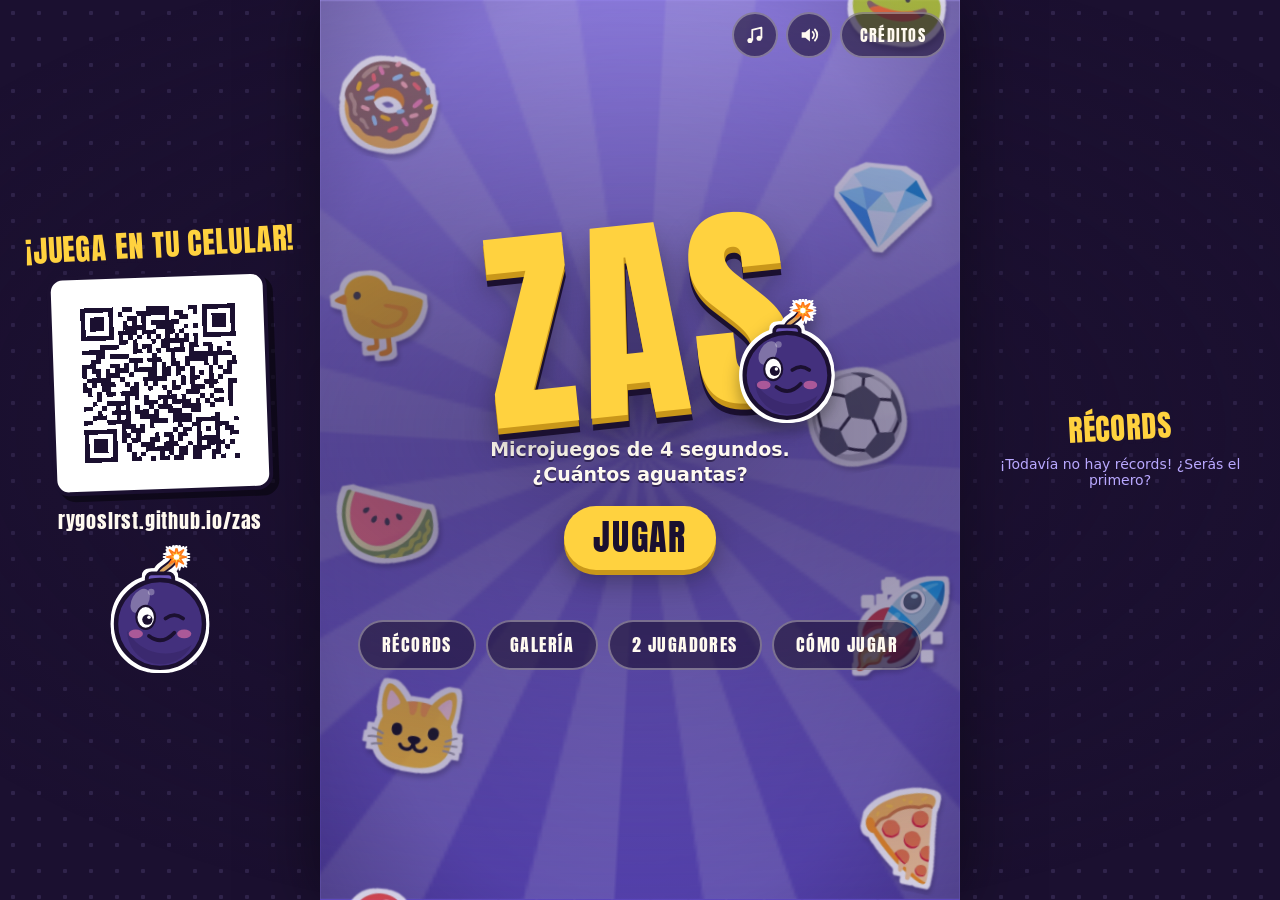
<file: index.html>
<!DOCTYPE html>
<html lang="es">
<head>
<meta charset="utf-8">
<meta name="viewport" content="width=device-width, initial-scale=1, maximum-scale=1, minimum-scale=1, user-scalable=no, viewport-fit=cover">
<meta name="theme-color" content="#1b1030">
<meta name="mobile-web-app-capable" content="yes">
<meta name="apple-mobile-web-app-capable" content="yes">
<meta name="apple-mobile-web-app-status-bar-style" content="black-translucent">
<meta name="description" content="Microjuegos de 4 segundos. ¿Cuántos aguantas?">
<meta name="author" content="Rafael Rodriguez, 4to H">
<!-- Vista previa del link (WhatsApp, Instagram...): necesita la dirección completa -->
<meta property="og:type" content="website">
<meta property="og:url" content="https://rygoslrst.github.io/zas/">
<meta property="og:title" content="ZAS">
<meta property="og:description" content="Microjuegos de 4 segundos. ¿Cuántos aguantas?">
<meta property="og:locale" content="es_CL">
<meta property="og:image" content="https://rygoslrst.github.io/zas/assets/vista-previa.jpg">
<meta property="og:image:width" content="1200">
<meta property="og:image:height" content="630">
<meta property="og:image:alt" content="ZAS: microjuegos de 4 segundos">
<meta name="twitter:card" content="summary_large_image">
<title>ZAS</title>
<!-- Primero que nada: si algo falla en un teléfono, que quede anotado -->
<script src="js/errores.js"></script>
<link rel="manifest" href="manifest.webmanifest">
<link rel="icon" href="assets/icono.svg" type="image/svg+xml">
<link rel="icon" href="assets/icono-192.png" type="image/png" sizes="192x192">
<link rel="apple-touch-icon" href="assets/icono-apple.png">
<link rel="preload" href="fuentes/anton-latin.woff2" as="font" type="font/woff2" crossorigin>
<link rel="stylesheet" href="estilo.css">
</head>
<body>

<div id="juego"></div>

<!-- A los costados del juego, si hay lugar (la computadora del stand): el QR
     para jugar en el celular y la tabla de récords en vivo -->
<aside id="lado-qr" class="lado izq" hidden>
  <p class="lado-titulo">¡Juega en tu celular!</p>
  <img class="lado-qr" src="stand/qr.svg" alt="Código QR para abrir ZAS en el celular" width="220" height="220">
  <p class="lado-url">rygoslrst.github.io/zas</p>
  <img class="lado-zas" src="assets/zas-guino.svg" alt="" width="200" height="224">
</aside>
<aside id="lado-tabla" class="lado der" hidden>
  <p class="lado-titulo">Récords</p>
  <ol id="lado-lista" class="lado-lista"></ol>
  <p id="lado-nota" class="lado-nota"></p>
</aside>

<div id="cargando" class="capa">
  <img class="zas-carga" src="assets/zas-feliz.svg" alt="" width="200" height="224">
  <p class="carga-titulo">ZAS</p>
  <div class="barra-carga" role="progressbar" aria-label="Cargando"><div id="barra-carga"></div></div>
  <p id="carga-texto" class="carga-texto">Cargando</p>
</div>

<section id="titulo" class="capa" hidden>
  <div class="logo">
    <h1>ZAS</h1>
    <img class="zas-titulo" src="assets/zas-guino.svg" alt="" width="200" height="224">
  </div>
  <p class="bajada">Microjuegos de 4 segundos.<br>¿Cuántos aguantas?</p>
  <button id="btn-jugar" class="cta" type="button">Jugar</button>
  <p id="titulo-record" class="record"></p>
  <p id="titulo-contador" class="contador" hidden></p>
  <div class="fila-botones">
    <button class="boton texto ancho" data-accion="records" type="button">Récords</button>
    <button class="boton texto ancho" data-accion="galeria" type="button">Galería</button>
    <button class="boton texto ancho" data-accion="duelo" type="button">2 jugadores</button>
    <button class="boton texto ancho" data-accion="practica" type="button">Cómo jugar</button>
  </div>
  <button id="btn-instalar" class="boton texto chico subrayado" type="button" hidden>Instalar en el teléfono</button>
  <div class="esquina">
    <button class="boton icono" data-accion="musica" type="button"></button>
    <button class="boton icono" data-accion="sonido" type="button"></button>
    <button class="boton texto" data-accion="creditos" type="button">Créditos</button>
  </div>
</section>

<button id="saltar" class="boton texto saltar" type="button" hidden>Saltar práctica ›</button>
<button id="btn-pausa" class="boton icono btn-pausa" type="button" aria-label="Pausa" hidden><svg viewBox="0 0 24 24" aria-hidden="true"><rect x="6" y="5" width="4" height="14" rx="1.2" fill="currentColor"/><rect x="14" y="5" width="4" height="14" rx="1.2" fill="currentColor"/></svg></button>

<section id="fin" class="capa" hidden>
  <canvas id="fin-medalla" class="medalla" width="304" height="304" hidden></canvas>
  <img id="fin-zas" class="medalla zas-fin" src="assets/zas-feliz.svg" alt="" width="200" height="224" hidden>
  <p class="causa">¡Se acabó!</p>
  <p id="fin-micro" class="fin-micro"></p>
  <p id="fin-puntos" class="puntos"></p>
  <p id="fin-detalle" class="detalle"></p>
  <p id="fin-veredicto" class="bajada"></p>
  <p id="fin-record" class="record"></p>
  <p id="fin-puesto" class="fin-puesto" hidden></p>
  <button id="anotar-luego" class="boton texto chico subrayado" type="button" hidden>Anotar mi nombre en la tabla</button>
  <div id="fin-nombre" class="caja-nombre" hidden>
    <p class="caja-titulo">¡Entraste a la tabla de récords!</p>
    <form id="form-nombre" class="fila-nombre">
      <input id="nombre" type="text" maxlength="10" autocomplete="off" autocapitalize="characters" spellcheck="false" enterkeyhint="done" placeholder="TU NOMBRE" aria-label="Tu nombre">
      <button class="boton texto primario" type="submit">Guardar</button>
    </form>
    <p id="nombre-error" class="nombre-error" role="alert" hidden>Ese nombre no se puede usar. Prueba con otro.</p>
    <button id="no-guardar" class="boton texto chico" type="button">No, gracias</button>
  </div>
  <button id="fin-cta" class="cta" type="button">Jugar otra vez</button>
  <div class="fila-botones">
    <button class="boton texto ancho compartir" data-accion="compartir" type="button"><svg viewBox="0 0 24 24" aria-hidden="true"><circle cx="18" cy="5" r="3" fill="currentColor"/><circle cx="6" cy="12" r="3" fill="currentColor"/><circle cx="18" cy="19" r="3" fill="currentColor"/><path d="M8.6 13.5l6.8 4M15.4 6.5l-6.8 4" stroke="currentColor" stroke-width="2"/></svg>Compartir</button>
    <button class="boton texto ancho" data-accion="menu" type="button">Menú</button>
    <button class="boton texto ancho solo-partida" data-accion="records" type="button">Récords</button>
    <button class="boton texto ancho solo-galeria" data-accion="galeria" type="button">Galería</button>
  </div>
  <div class="esquina">
    <button class="boton icono" data-accion="musica" type="button"></button>
    <button class="boton icono" data-accion="sonido" type="button"></button>
  </div>
</section>

<!-- Duelo: entre turno y turno se pasa el teléfono -->
<section id="turno" class="capa" hidden>
  <p class="turno-de">Turno de</p>
  <p id="turno-quien" class="grande turno-quien"></p>
  <p id="turno-marcador" class="record turno-marcador"></p>
  <p id="turno-aviso" class="bajada">Pásale el teléfono y toca cuando esté listo.</p>
  <button id="turno-listo" class="cta" type="button">¡Listo!</button>
</section>

<!-- Modo stand: el juego se juega solo hasta que alguien toca -->
<div id="demo" class="capa" hidden>
  <p class="demo-cinta">DEMO</p>
  <p class="demo-toca"><span class="solo-tactil">¡Toca para jugar!</span><span class="solo-mouse">¡Haz clic para jugar!</span></p>
</div>

<p id="aviso" class="aviso" role="status" hidden></p>

<section id="pausa" class="capa" hidden>
  <p id="pausa-cuenta" class="cuenta" aria-live="assertive"></p>
  <p class="grande">Pausa</p>
  <p class="cta"><span class="solo-tactil">Toca para seguir</span><span class="solo-mouse">Haz clic para seguir</span></p>
  <div class="fila-botones">
    <button class="boton texto ancho" data-accion="menu" type="button">Menú principal</button>
  </div>
  <div class="esquina">
    <button class="boton icono" data-accion="musica" type="button"></button>
    <button class="boton icono" data-accion="sonido" type="button"></button>
  </div>
</section>

<section id="records" class="panel" hidden role="dialog" aria-modal="true" aria-labelledby="records-titulo">
  <div class="panel-cuerpo desplazable">
    <h2 id="records-titulo">Récords</h2>
    <div class="pestanas" role="tablist" aria-label="Qué récords">
      <button class="pestana" role="tab" type="button" data-tabla="hoy" aria-selected="false">Hoy</button>
      <button class="pestana" role="tab" type="button" data-tabla="siempre" aria-selected="true">Siempre</button>
    </div>
    <p id="nota-tabla" class="nota-tabla">Los 10 mejores puntajes.</p>
    <ol id="tabla" class="tabla"></ol>
    <p id="tabla-vacia" class="nota-tabla" hidden>Todavía no hay récords. ¡Juega una partida!</p>
    <button id="cerrar-records" class="boton texto" type="button">Cerrar</button>
  </div>
</section>

<section id="galeria" class="panel" hidden role="dialog" aria-modal="true" aria-labelledby="galeria-titulo">
  <div class="panel-cuerpo desplazable cuerpo-galeria">
    <h2 id="galeria-titulo">Galería</h2>
    <p id="galeria-nota" class="nota-tabla"></p>
    <div id="galeria-grilla" class="grilla"></div>
    <button id="cerrar-galeria" class="boton texto" type="button">Cerrar</button>
  </div>
</section>

<section id="creditos" class="panel" hidden role="dialog" aria-modal="true" aria-labelledby="creditos-titulo">
  <div class="panel-cuerpo desplazable">
    <h2 id="creditos-titulo">ZAS</h2>
    <p>Un juego de <b>Rafael Rodriguez, 4to H</b>, hecho para el torneo del colegio.</p>

    <h3>Cómo se juega</h3>
    <ul>
      <li>Aparece una orden: <b>¡ATRAPA!</b>, <b>¡CORTA!</b>, <b>¡ESQUIVA!</b>… Tienes unos segundos para cumplirla.</li>
      <li>Se juega solo con el dedo (o el mouse): tocar, arrastrar, deslizar, mantener presionado, girar en círculos, sacudir, dibujar una vuelta o pasar el dedo por un dibujo.</li>
      <li>Tienes 4 vidas. Cada cierto tiempo todo va <b>más rápido</b>.</li>
      <li>Cada microjuego superado da puntos: más si lo terminas rápido y más a mayor velocidad. Los jefes valen el triple.</li>
      <li><b>Racha:</b> con 5 seguidos sin fallar, los puntos valen ×1,5; con 10, ×2.</li>
      <li>En el microjuego 8 aparece el primer <b>JEFE</b>, y después cada 12: si lo ganas, vida extra.</li>
      <li>La primera vez que te sale un microjuego, la orden dura un poco más; si es de los difíciles de entender, el juego se detiene y te enseña.</li>
      <li><b>Galería:</b> los microjuegos que ya descubriste, para practicar el que quieras.</li>
      <li><b>2 jugadores:</b> se turnan el mismo teléfono; en cada ronda los dos juegan el mismo microjuego. Gana el que aguanta más.</li>
      <li>Abajo se quema la mecha: cuando llega a la bomba, se acabó el tiempo.</li>
    </ul>

    <h3>Créditos</h3>
    <dl>
      <dt>Juego</dt>
      <dd>Rafael Rodriguez, 4to H</dd>
      <dt>Dibujos</dt>
      <dd>Noto Emoji, de Google — licencia Apache 2.0</dd>
      <dt>Música y sonidos</dt>
      <dd>Generados con código mientras juegas. (En el iPhone, si no suena, revisa el interruptor de silencio.)</dd>
      <dt>Motor</dt>
      <dd>Phaser 3.90 — licencia MIT — phaser.io</dd>
      <dt>Tipografía</dt>
      <dd>Anton, de The Anton Project Authors — SIL Open Font License 1.1</dd>
      <dt>Inspiración</dt>
      <dd>WarioWare, de Nintendo</dd>
    </dl>

    <p id="version" class="nota-tabla version"></p>
    <button id="cerrar-creditos" class="boton texto" type="button">Cerrar</button>
  </div>
</section>

<div id="gira" class="capa" hidden>
  <div class="telefono" aria-hidden="true"></div>
  <p class="grande">Gira el teléfono</p>
  <p class="bajada">ZAS se juega en vertical.</p>
</div>

<div id="error" class="capa" hidden>
  <p class="grande">No se puede jugar aquí</p>
  <p class="bajada">Este navegador no tiene WebGL activado. Prueba con Chrome, Firefox o Safari actualizados.</p>
</div>

<!-- Phaser va dentro del repo: el día del torneo no dependemos de ningún CDN. -->
<script src="vendor/phaser.min.js"></script>
<script type="module" src="js/main.js"></script>
</body>
</html>
</file>
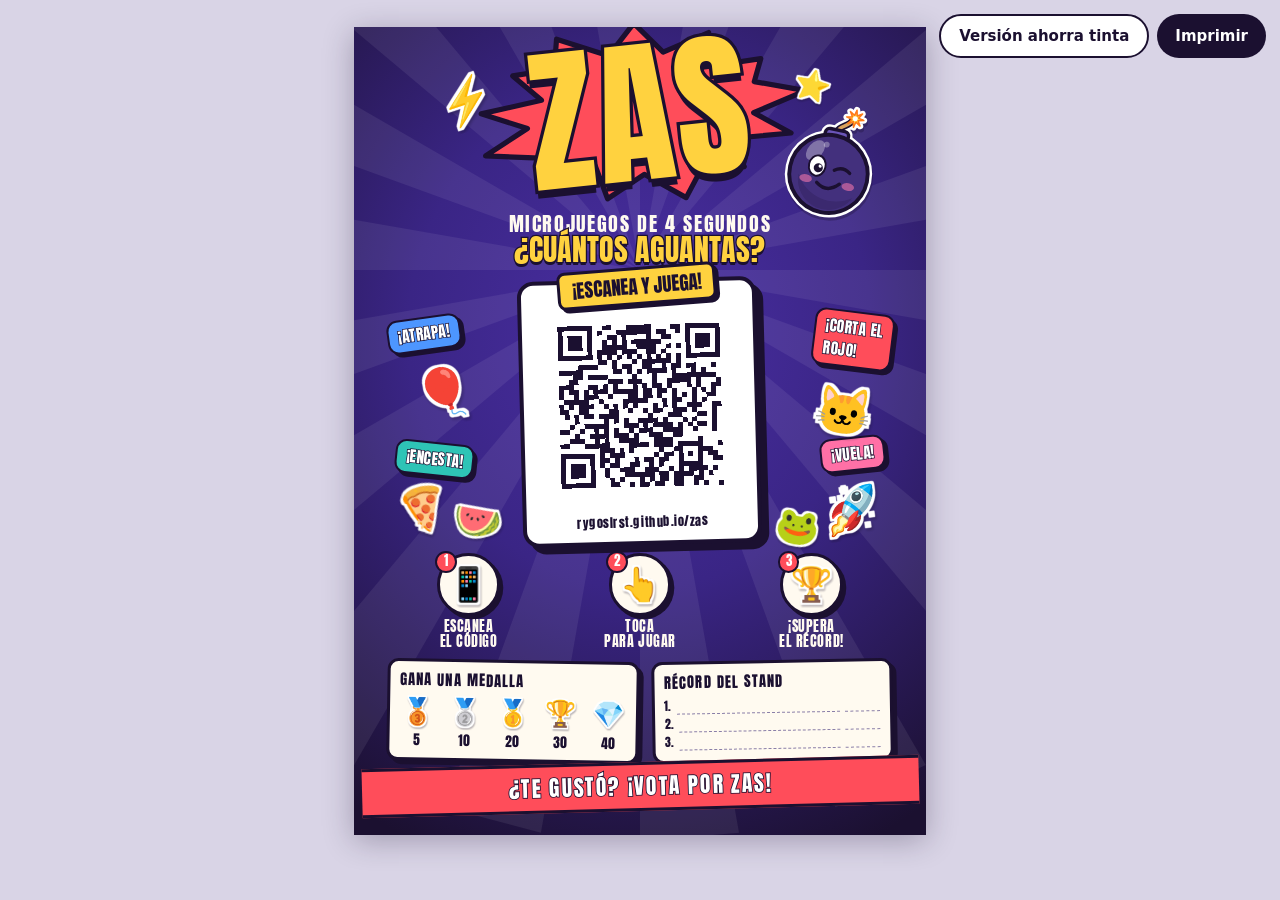
<file: stand/cartel.html>
<!DOCTYPE html>
<html lang="es">
<head>
<meta charset="utf-8">
<meta name="viewport" content="width=device-width, initial-scale=1">
<title>ZAS — cartel del stand</title>
<!-- Generado por herramientas/armar_cartel.py a partir de herramientas/plantilla_cartel.html -->
<style>
  @font-face { font-family: 'Anton'; src: url('../fuentes/anton-latin.woff2') format('woff2'); }
  @page { size: A4 portrait; margin: 0; }
  :root {
    --noche: #1b1030; --violeta: #3a2585; --oro: #ffd23f; --coral: #ff4d5a; --menta: #2ec4b6;
    --azul: #4d96ff; --rosa: #ff70a6; --crema: #fffaf0; --tinta: #1b1030;
    --display: 'Anton', Impact, 'Arial Narrow Bold', sans-serif;
  }
  * { margin: 0; padding: 0; box-sizing: border-box; }
  /* Que la impresora respete los colores y las imágenes de fondo */
  html, body { -webkit-print-color-adjust: exact; print-color-adjust: exact; }
  body { background: #d9d4e6; font-family: system-ui, -apple-system, 'Segoe UI', Roboto, sans-serif; }

  .hoja {
    position: relative; overflow: hidden;
    width: 210mm; height: 297mm; margin: 10mm auto;
    padding: 10mm 12mm 9mm;
    display: flex; flex-direction: column; align-items: center;
    background: radial-gradient(ellipse 90% 70% at 50% 38%, #4a2fa3 0%, var(--violeta) 45%, var(--noche) 100%);
    color: var(--crema);
    box-shadow: 0 8px 40px rgba(27, 16, 48, 0.3);
  }
  /* Rayos de sol detrás de todo, como en el juego */
  .rayos {
    position: absolute; left: 50%; top: 30%; width: 420mm; height: 420mm;
    transform: translate(-50%, -50%); pointer-events: none;
  }
  .rayos path { fill: rgba(255, 255, 255, 0.07); }
  .hoja > * { position: relative; }
  .hoja > .rayos { position: absolute; }

  /* --- Stickers (emoji del juego, con borde blanco y sombra) --- */
  .e { background: url(pegatinas.webp) no-repeat; background-size: 500% 400%; }
  .e-globo { background-position: 0.000% 0.000%; }
  .e-pizza { background-position: 25.000% 0.000%; }
  .e-gato { background-position: 50.000% 0.000%; }
  .e-sandia { background-position: 75.000% 0.000%; }
  .e-pelota { background-position: 100.000% 0.000%; }
  .e-cohete { background-position: 0.000% 33.333%; }
  .e-sapo { background-position: 25.000% 33.333%; }
  .e-diamante { background-position: 50.000% 33.333%; }
  .e-trofeo { background-position: 75.000% 33.333%; }
  .e-medalla_bronce { background-position: 100.000% 33.333%; }
  .e-medalla_plata { background-position: 0.000% 66.667%; }
  .e-medalla_oro { background-position: 25.000% 66.667%; }
  .e-dedo { background-position: 50.000% 66.667%; }
  .e-estrella { background-position: 75.000% 66.667%; }
  .e-marciano { background-position: 100.000% 66.667%; }
  .e-corona { background-position: 0.000% 100.000%; }
  .e-rayo { background-position: 25.000% 100.000%; }
  .e-telefono { background-position: 50.000% 100.000%; }
  .e-explosion { background-position: 75.000% 100.000%; }
  .e { display: inline-block; width: 20mm; height: 20mm; flex: none; }
  .suelto { position: absolute; }

  /* --- Cabeza: el logo sobre un estallido --- */
  .cabeza { width: 100%; height: 57mm; display: flex; align-items: center; justify-content: center; }
  .estallido { position: absolute; width: 142mm; height: 70mm; left: 50%; top: 50%; transform: translate(-50%, -52%) rotate(-4deg); }
  .logo {
    font-family: var(--display); font-weight: 400; font-size: 58mm; line-height: 0.8;
    color: var(--oro); letter-spacing: 1mm;
    -webkit-text-stroke: 2.4mm var(--tinta); paint-order: stroke fill;
    text-shadow: 0 3mm 0 var(--tinta);
    transform: rotate(-6deg); margin-top: -3mm;
  }
  .bajada { text-align: center; margin-top: 12mm; margin-bottom: 5mm; line-height: 1.05; }
  .bajada span { display: block; font-family: var(--display); font-size: 7.4mm; letter-spacing: 0.6mm; }
  .bajada b {
    display: block; font-family: var(--display); font-weight: 400; font-size: 11mm; color: var(--oro);
    -webkit-text-stroke: 0.9mm var(--tinta); paint-order: stroke fill; text-shadow: 0 1.2mm 0 var(--tinta);
  }

  /* --- Centro: el QR en una tarjeta, rodeado de órdenes y stickers --- */
  .centro { width: 100%; flex: 1; display: flex; align-items: center; justify-content: center; }
  .tarjeta {
    position: relative; background: #fff; border: 1.6mm solid var(--tinta); border-radius: 6mm;
    box-shadow: 2.6mm 2.6mm 0 var(--tinta); padding: 8mm 6mm 4mm; width: 88mm; text-align: center;
    transform: rotate(-1.5deg);
  }
  .tarjeta .qr { width: 74mm; height: 74mm; margin: 0 auto; }
  .tarjeta .qr svg { width: 100%; height: 100%; display: block; }
  .cinta {
    position: absolute; left: 50%; top: -6mm; transform: translate(-50%, 0) rotate(-3deg); white-space: nowrap;
    background: var(--oro); color: var(--tinta); border: 1.2mm solid var(--tinta); border-radius: 3mm;
    font-family: var(--display); font-size: 7mm; padding: 0.6mm 4.5mm 1mm; box-shadow: 1.2mm 1.2mm 0 var(--tinta);
  }
  .url { font-family: var(--display); font-size: 4.6mm; color: var(--tinta); margin-top: 2mm; letter-spacing: 0.2mm; }

  .orden {
    position: absolute; font-family: var(--display); font-size: 5.6mm; letter-spacing: 0.2mm; color: #fff;
    border: 1.1mm solid var(--tinta); border-radius: 4mm; padding: 1mm 3.4mm 1.6mm;
    box-shadow: 1.3mm 1.3mm 0 var(--tinta); white-space: nowrap;
    -webkit-text-stroke: 0.5mm var(--tinta); paint-order: stroke fill;
  }

  /* --- Pasos --- */
  .pasos { list-style: none; display: flex; justify-content: space-between; width: 100%; margin-top: 3mm; gap: 3mm; }
  .pasos li { flex: 1; display: flex; flex-direction: column; align-items: center; text-align: center; gap: 1.2mm; }
  .circ {
    position: relative; width: 23mm; height: 23mm; border-radius: 50%; background: var(--crema);
    border: 1.3mm solid var(--tinta); box-shadow: 1.2mm 1.2mm 0 var(--tinta);
    display: flex; align-items: center; justify-content: center;
  }
  .circ .e { width: 17mm; height: 17mm; }
  .num {
    position: absolute; left: -2mm; top: -2mm; width: 8mm; height: 8mm; border-radius: 50%;
    background: var(--coral); border: 0.9mm solid var(--tinta); color: #fff;
    font-family: var(--display); font-size: 4.6mm; line-height: 6.2mm;
  }
  .pasos b { font-family: var(--display); font-weight: 400; font-size: 5.2mm; letter-spacing: 0.2mm; line-height: 1.05; }

  /* --- Abajo: medallas y récord del stand --- */
  .abajo { display: flex; gap: 5mm; width: 100%; margin-top: 4mm; }
  .caja {
    background: var(--crema); color: var(--tinta); border: 1.3mm solid var(--tinta); border-radius: 4mm;
    box-shadow: 1.5mm 1.5mm 0 var(--tinta); padding: 2.4mm 3.5mm 3mm;
  }
  .caja h2 { font-family: var(--display); font-weight: 400; font-size: 5.4mm; letter-spacing: 0.4mm; margin-bottom: 1.4mm; }
  .medallas { flex: 1.05; transform: rotate(1deg); }
  .medallas ul { list-style: none; display: flex; justify-content: space-between; }
  .medallas li { display: flex; flex-direction: column; align-items: center; font-family: var(--display); font-size: 5mm; }
  .medallas .e { width: 13mm; height: 13mm; }
  .record { flex: 1; transform: rotate(-1deg); }
  .record p { display: flex; align-items: flex-end; gap: 2mm; font-family: var(--display); font-size: 4.4mm; height: 6.6mm; }
  .record p i { flex: 1; border-bottom: 0.5mm dashed #8a7fa8; height: 5mm; }
  .record p i.pts { flex: 0 0 13mm; }

  .voto {
    margin-top: auto; width: 110%; text-align: center; background: var(--coral); color: #fff;
    font-family: var(--display); font-size: 8mm; letter-spacing: 0.6mm; padding: 1.6mm 0 2.2mm;
    border-top: 1.2mm solid var(--tinta); border-bottom: 1.2mm solid var(--tinta);
    -webkit-text-stroke: 0.6mm var(--tinta); paint-order: stroke fill; transform: rotate(-1.5deg);
  }

  /* --- Versión ahorra tinta: fondo blanco, lo demás casi igual --- */
  body.ahorro .hoja { background: #fff; color: var(--tinta); }
  body.ahorro .rayos path { fill: rgba(27, 16, 48, 0.05); }
  body.ahorro .estallido polygon { fill: #fff; }
  body.ahorro .bajada b, body.ahorro .logo { color: var(--oro); }
  body.ahorro .pasos b { color: var(--tinta); }
  body.ahorro .orden { background: #fff !important; color: var(--tinta); -webkit-text-stroke: 0; }
  body.ahorro .voto { background: #fff; color: var(--coral); }

  /* --- Botones (sólo en pantalla) --- */
  .botones { position: fixed; top: 14px; right: 14px; display: flex; gap: 8px; z-index: 5; }
  .botones button {
    font: 600 15px system-ui, sans-serif; padding: 11px 18px; border-radius: 999px; border: 0; cursor: pointer;
    background: var(--tinta); color: #fff;
  }
  .botones button.sec { background: #fff; color: var(--tinta); border: 2px solid var(--tinta); }
  .botones button:focus-visible { outline: 3px solid var(--oro); outline-offset: 2px; }
  @media screen and (max-width: 880px) { .hoja { zoom: 0.5; } }
  @media screen and (min-width: 881px) and (max-height: 1200px) { .hoja { zoom: 0.72; } }
  @media print {
    body { background: none; }
    .hoja { margin: 0; box-shadow: none; zoom: 1 !important; }
    .botones { display: none; }
  }
</style>
</head>
<body>
<div class="botones">
  <button class="sec" type="button" onclick="document.body.classList.toggle('ahorro'); this.textContent = document.body.classList.contains('ahorro') ? 'Versión a color' : 'Versión ahorra tinta'">Versión ahorra tinta</button>
  <button type="button" onclick="print()">Imprimir</button>
</div>

<main class="hoja">
  <svg class="rayos" viewBox="-150 -150 300 300" aria-hidden="true"><path d="M0 0L150.0 0.0L147.7 26.0ZM0 0L141.0 51.3L129.9 75.0ZM0 0L114.9 96.4L96.4 114.9ZM0 0L75.0 129.9L51.3 141.0ZM0 0L26.0 147.7L0.0 150.0ZM0 0L-26.0 147.7L-51.3 141.0ZM0 0L-75.0 129.9L-96.4 114.9ZM0 0L-114.9 96.4L-129.9 75.0ZM0 0L-141.0 51.3L-147.7 26.0ZM0 0L-150.0 0.0L-147.7 -26.0ZM0 0L-141.0 -51.3L-129.9 -75.0ZM0 0L-114.9 -96.4L-96.4 -114.9ZM0 0L-75.0 -129.9L-51.3 -141.0ZM0 0L-26.0 -147.7L-0.0 -150.0ZM0 0L26.0 -147.7L51.3 -141.0ZM0 0L75.0 -129.9L96.4 -114.9ZM0 0L114.9 -96.4L129.9 -75.0ZM0 0L141.0 -51.3L147.7 -26.0Z"/></svg>

  <header class="cabeza">
    <svg class="estallido" viewBox="0 0 200 110" aria-hidden="true">
      <polygon points="100.0,3.0 115.8,20.7 142.8,11.3 139.9,30.9 171.8,28.4 167.1,41.4 196.3,48.7 165.5,59.3 186.2,72.5 149.5,73.3 157.9,90.0 133.4,89.1 123.2,105.5 100.0,90.4 77.9,103.0 72.1,83.5 42.1,90.0 40.9,76.9 9.3,73.4 34.5,59.3 8.5,49.0 43.8,43.6 28.2,28.4 52.4,26.2 54.9,9.0 84.2,20.7" fill="#ff4d5a" stroke="#1b1030" stroke-width="3" stroke-linejoin="round"/>
    </svg>
    <h1 class="logo">ZAS</h1>
    <i class="e e-rayo suelto" style="width:22mm;height:22mm;left:18mm;top:6mm;transform:rotate(-18deg)"></i>
    <i class="e e-estrella suelto" style="width:15mm;height:15mm;right:22mm;top:4mm;transform:rotate(14deg)"></i>
    <img class="zas suelto" src="zas-guino.svg" alt="" style="width:36mm;right:5mm;top:17mm;transform:rotate(12deg)">
  </header>

  <p class="bajada"><span>MICROJUEGOS DE 4 SEGUNDOS</span><b>¿CUÁNTOS AGUANTAS?</b></p>

  <section class="centro">
    <div class="orden" style="left:0;top:14mm;background:#4d96ff;transform:rotate(-8deg)">¡ATRAPA!</div>
    <div class="orden" style="left:3mm;top:60mm;background:#2ec4b6;transform:rotate(6deg)">¡ENCESTA!</div>
    <div class="orden" style="right:0;top:12mm;background:#ff4d5a;transform:rotate(7deg)">¡CORTA EL<br>ROJO!</div>
    <div class="orden" style="right:3mm;top:58mm;background:#ff70a6;transform:rotate(-6deg)">¡VUELA!</div>

    <i class="e e-globo suelto" style="width:24mm;height:24mm;left:9mm;top:30mm;transform:rotate(-10deg)"></i>
    <i class="e e-pizza suelto" style="width:21mm;height:21mm;left:2mm;bottom:4mm;transform:rotate(16deg)"></i>
    <i class="e e-gato suelto" style="width:24mm;height:24mm;right:6mm;top:37mm;transform:rotate(8deg)"></i>
    <i class="e e-cohete suelto" style="width:22mm;height:22mm;right:4mm;bottom:2mm;transform:rotate(-8deg)"></i>
    <i class="e e-sandia suelto" style="width:19mm;height:19mm;left:24mm;bottom:0;transform:rotate(-14deg)"></i>
    <i class="e e-sapo suelto" style="width:18mm;height:18mm;right:26mm;bottom:-2mm;transform:rotate(10deg)"></i>

    <div class="tarjeta">
      <div class="cinta">¡ESCANEA Y JUEGA!</div>
      <div class="qr" role="img" aria-label="Código QR para abrir el juego"><svg xmlns="http://www.w3.org/2000/svg" viewBox="-4 -4 41 41" shape-rendering="crispEdges"><rect x="-4" y="-4" width="41" height="41" fill="#fff"/><path fill="#1b1030" d="M0 0h7v1h-7zM9 0h2v1h-2zM14 0h5v1h-5zM23 0h2v1h-2zM26 0h7v1h-7zM0 1h1v1h-1zM6 1h1v1h-1zM8 1h1v1h-1zM12 1h7v1h-7zM20 1h2v1h-2zM24 1h1v1h-1zM26 1h1v1h-1zM32 1h1v1h-1zM0 2h1v1h-1zM2 2h3v1h-3zM6 2h1v1h-1zM10 2h2v1h-2zM13 2h1v1h-1zM18 2h1v1h-1zM21 2h2v1h-2zM26 2h1v1h-1zM28 2h3v1h-3zM32 2h1v1h-1zM0 3h1v1h-1zM2 3h3v1h-3zM6 3h1v1h-1zM9 3h1v1h-1zM11 3h1v1h-1zM13 3h1v1h-1zM15 3h6v1h-6zM26 3h1v1h-1zM28 3h3v1h-3zM32 3h1v1h-1zM0 4h1v1h-1zM2 4h3v1h-3zM6 4h1v1h-1zM9 4h5v1h-5zM16 4h4v1h-4zM22 4h1v1h-1zM24 4h1v1h-1zM26 4h1v1h-1zM28 4h3v1h-3zM32 4h1v1h-1zM0 5h1v1h-1zM6 5h1v1h-1zM8 5h4v1h-4zM13 5h3v1h-3zM18 5h2v1h-2zM21 5h1v1h-1zM26 5h1v1h-1zM32 5h1v1h-1zM0 6h7v1h-7zM8 6h1v1h-1zM10 6h1v1h-1zM12 6h1v1h-1zM14 6h1v1h-1zM16 6h1v1h-1zM18 6h1v1h-1zM20 6h1v1h-1zM22 6h1v1h-1zM24 6h1v1h-1zM26 6h7v1h-7zM8 7h2v1h-2zM11 7h1v1h-1zM15 7h1v1h-1zM17 7h6v1h-6zM24 7h1v1h-1zM4 8h4v1h-4zM11 8h1v1h-1zM13 8h2v1h-2zM17 8h2v1h-2zM21 8h1v1h-1zM23 8h2v1h-2zM26 8h2v1h-2zM31 8h1v1h-1zM0 9h5v1h-5zM11 9h2v1h-2zM14 9h1v1h-1zM16 9h1v1h-1zM18 9h4v1h-4zM23 9h1v1h-1zM27 9h1v1h-1zM29 9h1v1h-1zM3 10h2v1h-2zM6 10h4v1h-4zM15 10h1v1h-1zM19 10h1v1h-1zM23 10h9v1h-9zM2 11h2v1h-2zM10 11h3v1h-3zM14 11h3v1h-3zM19 11h1v1h-1zM22 11h5v1h-5zM28 11h1v1h-1zM32 11h1v1h-1zM0 12h3v1h-3zM6 12h2v1h-2zM9 12h1v1h-1zM11 12h1v1h-1zM15 12h1v1h-1zM17 12h1v1h-1zM19 12h2v1h-2zM22 12h1v1h-1zM26 12h1v1h-1zM28 12h1v1h-1zM31 12h2v1h-2zM0 13h1v1h-1zM2 13h2v1h-2zM5 13h1v1h-1zM7 13h3v1h-3zM11 13h5v1h-5zM17 13h2v1h-2zM20 13h2v1h-2zM23 13h1v1h-1zM27 13h1v1h-1zM29 13h1v1h-1zM31 13h1v1h-1zM0 14h1v1h-1zM3 14h1v1h-1zM5 14h3v1h-3zM10 14h1v1h-1zM14 14h2v1h-2zM17 14h2v1h-2zM20 14h1v1h-1zM23 14h1v1h-1zM25 14h1v1h-1zM27 14h1v1h-1zM30 14h2v1h-2zM1 15h5v1h-5zM8 15h1v1h-1zM13 15h5v1h-5zM21 15h1v1h-1zM23 15h2v1h-2zM27 15h1v1h-1zM29 15h1v1h-1zM0 16h1v1h-1zM2 16h1v1h-1zM4 16h3v1h-3zM9 16h1v1h-1zM11 16h1v1h-1zM13 16h1v1h-1zM15 16h1v1h-1zM19 16h1v1h-1zM21 16h1v1h-1zM23 16h1v1h-1zM26 16h3v1h-3zM31 16h2v1h-2zM0 17h2v1h-2zM4 17h2v1h-2zM10 17h2v1h-2zM14 17h1v1h-1zM17 17h1v1h-1zM19 17h2v1h-2zM23 17h3v1h-3zM27 17h1v1h-1zM31 17h1v1h-1zM1 18h1v1h-1zM3 18h1v1h-1zM5 18h2v1h-2zM8 18h4v1h-4zM18 18h1v1h-1zM22 18h3v1h-3zM28 18h2v1h-2zM31 18h1v1h-1zM3 19h1v1h-1zM9 19h1v1h-1zM11 19h1v1h-1zM13 19h1v1h-1zM16 19h4v1h-4zM21 19h1v1h-1zM25 19h1v1h-1zM27 19h1v1h-1zM31 19h1v1h-1zM2 20h1v1h-1zM5 20h5v1h-5zM13 20h3v1h-3zM17 20h1v1h-1zM19 20h4v1h-4zM24 20h1v1h-1zM26 20h1v1h-1zM28 20h2v1h-2zM31 20h1v1h-1zM0 21h2v1h-2zM4 21h1v1h-1zM7 21h1v1h-1zM9 21h1v1h-1zM11 21h1v1h-1zM14 21h1v1h-1zM16 21h3v1h-3zM21 21h4v1h-4zM27 21h1v1h-1zM31 21h1v1h-1zM3 22h1v1h-1zM6 22h4v1h-4zM11 22h3v1h-3zM15 22h1v1h-1zM18 22h3v1h-3zM23 22h2v1h-2zM2 23h3v1h-3zM7 23h1v1h-1zM9 23h1v1h-1zM12 23h4v1h-4zM19 23h4v1h-4zM28 23h1v1h-1zM0 24h2v1h-2zM5 24h5v1h-5zM14 24h4v1h-4zM19 24h4v1h-4zM24 24h5v1h-5zM32 24h1v1h-1zM8 25h3v1h-3zM12 25h1v1h-1zM14 25h1v1h-1zM20 25h1v1h-1zM23 25h2v1h-2zM28 25h3v1h-3zM0 26h7v1h-7zM8 26h1v1h-1zM10 26h3v1h-3zM19 26h1v1h-1zM21 26h2v1h-2zM24 26h1v1h-1zM26 26h1v1h-1zM28 26h1v1h-1zM30 26h2v1h-2zM0 27h1v1h-1zM6 27h1v1h-1zM8 27h2v1h-2zM11 27h1v1h-1zM15 27h1v1h-1zM17 27h2v1h-2zM20 27h2v1h-2zM24 27h1v1h-1zM28 27h1v1h-1zM31 27h2v1h-2zM0 28h1v1h-1zM2 28h3v1h-3zM6 28h1v1h-1zM8 28h1v1h-1zM10 28h2v1h-2zM14 28h2v1h-2zM18 28h1v1h-1zM20 28h1v1h-1zM24 28h5v1h-5zM0 29h1v1h-1zM2 29h3v1h-3zM6 29h1v1h-1zM9 29h1v1h-1zM12 29h3v1h-3zM17 29h3v1h-3zM22 29h1v1h-1zM24 29h1v1h-1zM26 29h4v1h-4zM31 29h1v1h-1zM0 30h1v1h-1zM2 30h3v1h-3zM6 30h1v1h-1zM9 30h1v1h-1zM13 30h6v1h-6zM20 30h2v1h-2zM23 30h4v1h-4zM28 30h1v1h-1zM30 30h1v1h-1zM0 31h1v1h-1zM6 31h1v1h-1zM10 31h1v1h-1zM12 31h1v1h-1zM16 31h1v1h-1zM18 31h1v1h-1zM20 31h2v1h-2zM23 31h2v1h-2zM27 31h2v1h-2zM0 32h7v1h-7zM10 32h2v1h-2zM14 32h1v1h-1zM16 32h2v1h-2zM19 32h2v1h-2zM23 32h2v1h-2zM27 32h1v1h-1zM29 32h1v1h-1zM32 32h1v1h-1z"/></svg></div>
      <p class="url">rygoslrst.github.io/zas</p>
    </div>
  </section>

  <ol class="pasos">
    <li><div class="circ"><span class="num">1</span><i class="e e-telefono"></i></div><b>ESCANEA<br>EL CÓDIGO</b></li>
    <li><div class="circ"><span class="num">2</span><i class="e e-dedo"></i></div><b>TOCA<br>PARA JUGAR</b></li>
    <li><div class="circ"><span class="num">3</span><i class="e e-trofeo"></i></div><b>¡SUPERA<br>EL RÉCORD!</b></li>
  </ol>

  <div class="abajo">
    <section class="caja medallas">
      <h2>GANA UNA MEDALLA</h2>
      <ul>
        <li><i class="e e-medalla_bronce"></i>5</li>
        <li><i class="e e-medalla_plata"></i>10</li>
        <li><i class="e e-medalla_oro"></i>20</li>
        <li><i class="e e-trofeo"></i>30</li>
        <li><i class="e e-diamante"></i>40</li>
      </ul>
    </section>
    <section class="caja record">
      <h2>RÉCORD DEL STAND</h2>
      <p>1. <i></i><i class="pts"></i></p>
      <p>2. <i></i><i class="pts"></i></p>
      <p>3. <i></i><i class="pts"></i></p>
    </section>
  </div>

  <p class="voto">¿TE GUSTÓ? ¡VOTA POR ZAS!</p>
</main>
<script>
  if (location.hash === '#ahorro') {
    document.body.classList.add('ahorro');
    document.querySelector('.botones .sec').textContent = 'Versión a color';
  }
</script>
</body>
</html>
</file>
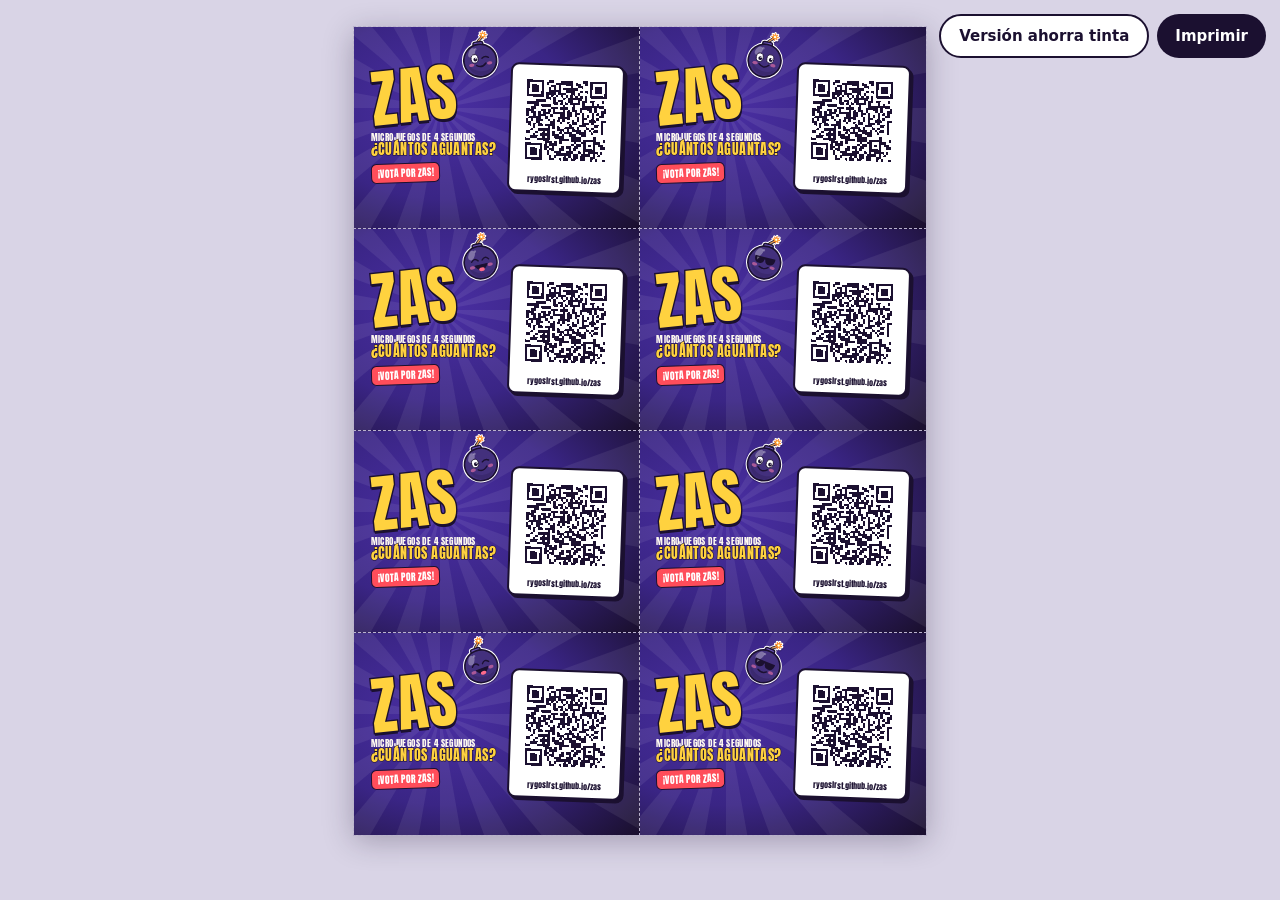
<file: stand/tarjetas.html>
<!DOCTYPE html>
<html lang="es">
<head>
<meta charset="utf-8">
<meta name="viewport" content="width=device-width, initial-scale=1">
<title>ZAS — tarjetitas para repartir</title>
<!-- Generado por herramientas/armar_cartel.py a partir de herramientas/plantilla_tarjetas.html -->
<style>
  @font-face { font-family: 'Anton'; src: url('../fuentes/anton-latin.woff2') format('woff2'); }
  @page { size: A4 portrait; margin: 0; }
  :root { --noche: #1b1030; --violeta: #3a2585; --oro: #ffd23f; --coral: #ff4d5a; --crema: #fffaf0; --tinta: #1b1030;
          --display: 'Anton', Impact, 'Arial Narrow Bold', sans-serif; }
  * { margin: 0; padding: 0; box-sizing: border-box; }
  html, body { -webkit-print-color-adjust: exact; print-color-adjust: exact; }
  body { background: #d9d4e6; font-family: system-ui, -apple-system, 'Segoe UI', Roboto, sans-serif; }
  .hoja {
    width: 210mm; height: 297mm; margin: 10mm auto; background: #fff;
    display: grid; grid-template-columns: 1fr 1fr; grid-template-rows: repeat(4, 1fr);
    box-shadow: 0 8px 40px rgba(27, 16, 48, 0.3);
  }
  .e { background: url(pegatinas.webp) no-repeat; background-size: 500% 400%; }
  .e-globo { background-position: 0.000% 0.000%; }
  .e-pizza { background-position: 25.000% 0.000%; }
  .e-gato { background-position: 50.000% 0.000%; }
  .e-sandia { background-position: 75.000% 0.000%; }
  .e-pelota { background-position: 100.000% 0.000%; }
  .e-cohete { background-position: 0.000% 33.333%; }
  .e-sapo { background-position: 25.000% 33.333%; }
  .e-diamante { background-position: 50.000% 33.333%; }
  .e-trofeo { background-position: 75.000% 33.333%; }
  .e-medalla_bronce { background-position: 100.000% 33.333%; }
  .e-medalla_plata { background-position: 0.000% 66.667%; }
  .e-medalla_oro { background-position: 25.000% 66.667%; }
  .e-dedo { background-position: 50.000% 66.667%; }
  .e-estrella { background-position: 75.000% 66.667%; }
  .e-marciano { background-position: 100.000% 66.667%; }
  .e-corona { background-position: 0.000% 100.000%; }
  .e-rayo { background-position: 25.000% 100.000%; }
  .e-telefono { background-position: 50.000% 100.000%; }
  .e-explosion { background-position: 75.000% 100.000%; }
  .e { display: inline-block; flex: none; }

  /* Cada tarjetita: 105 x 74 mm, con línea de corte punteada */
  .tarjeta {
    position: relative; overflow: hidden; outline: 0.3mm dashed #b9b2cc; outline-offset: -0.15mm;
    background: radial-gradient(ellipse 90% 90% at 30% 40%, #4a2fa3 0%, var(--violeta) 50%, var(--noche) 100%);
    color: var(--crema); display: flex; align-items: center; gap: 4mm; padding: 5mm 6mm;
  }
  .tarjeta .rayos { position: absolute; left: 30%; top: 40%; width: 200mm; height: 200mm; transform: translate(-50%, -50%); }
  .rayos path { fill: rgba(255, 255, 255, 0.07); }
  .tarjeta > * { position: relative; }
  .texto { flex: 1; display: flex; flex-direction: column; gap: 1mm; }
  .logo {
    font-family: var(--display); font-weight: 400; font-size: 23mm; line-height: 0.85; color: var(--oro);
    -webkit-text-stroke: 1mm var(--tinta); paint-order: stroke fill; text-shadow: 0 1.2mm 0 var(--tinta);
    transform: rotate(-6deg); transform-origin: left center; margin-bottom: 1mm;
  }
  .bajada { font-family: var(--display); font-size: 3.35mm; letter-spacing: 0.15mm; line-height: 1.1; white-space: nowrap; }
  .bajada b { font-weight: 400; display: block; font-size: 5.2mm; color: var(--oro);
    -webkit-text-stroke: 0.4mm var(--tinta); paint-order: stroke fill; }
  .voto { font-family: var(--display); font-size: 3.6mm; color: #fff; background: var(--coral); align-self: flex-start;
    padding: 0.4mm 2mm 0.7mm; border: 0.6mm solid var(--tinta); border-radius: 2mm; margin-top: 1mm; transform: rotate(-2deg); }
  .qr-caja {
    width: 42mm; background: #fff; border: 0.9mm solid var(--tinta); border-radius: 3mm; box-shadow: 1mm 1mm 0 var(--tinta);
    padding: 2mm; text-align: center; transform: rotate(2deg);
  }
  .qr-caja svg { width: 100%; height: auto; display: block; }
  .qr-caja p { font-family: var(--display); font-size: 2.9mm; color: var(--tinta); margin-top: 1mm; }
  .deco { position: absolute; }

  /* Versión ahorra tinta */
  body.ahorro .tarjeta { background: #fff; color: var(--tinta); }
  body.ahorro .rayos path { fill: rgba(27, 16, 48, 0.05); }
  body.ahorro .voto { background: #fff; color: var(--coral); }

  .botones { position: fixed; top: 14px; right: 14px; display: flex; gap: 8px; z-index: 5; }
  .botones button { font: 600 15px system-ui, sans-serif; padding: 11px 18px; border-radius: 999px; border: 0; cursor: pointer; background: var(--tinta); color: #fff; }
  .botones button.sec { background: #fff; color: var(--tinta); border: 2px solid var(--tinta); }
  @media screen and (max-width: 880px) { .hoja { zoom: 0.5; } }
  @media screen and (min-width: 881px) and (max-height: 1200px) { .hoja { zoom: 0.72; } }
  @media print { body { background: none; } .hoja { margin: 0; box-shadow: none; zoom: 1 !important; } .botones { display: none; } }
</style>
</head>
<body>
<div class="botones">
  <button class="sec" type="button" onclick="document.body.classList.toggle('ahorro'); this.textContent = document.body.classList.contains('ahorro') ? 'Versión a color' : 'Versión ahorra tinta'">Versión ahorra tinta</button>
  <button type="button" onclick="print()">Imprimir</button>
</div>
<main class="hoja" id="hoja"></main>

<!-- Una tarjeta; se copia 8 veces (con Zas, la mascota, con otra cara cada una) -->
<template id="molde">
  <article class="tarjeta">
    <svg class="rayos" viewBox="-150 -150 300 300" aria-hidden="true"><path d="M0 0L150.0 0.0L147.7 26.0ZM0 0L141.0 51.3L129.9 75.0ZM0 0L114.9 96.4L96.4 114.9ZM0 0L75.0 129.9L51.3 141.0ZM0 0L26.0 147.7L0.0 150.0ZM0 0L-26.0 147.7L-51.3 141.0ZM0 0L-75.0 129.9L-96.4 114.9ZM0 0L-114.9 96.4L-129.9 75.0ZM0 0L-141.0 51.3L-147.7 26.0ZM0 0L-150.0 0.0L-147.7 -26.0ZM0 0L-141.0 -51.3L-129.9 -75.0ZM0 0L-114.9 -96.4L-96.4 -114.9ZM0 0L-75.0 -129.9L-51.3 -141.0ZM0 0L-26.0 -147.7L-0.0 -150.0ZM0 0L26.0 -147.7L51.3 -141.0ZM0 0L75.0 -129.9L96.4 -114.9ZM0 0L114.9 -96.4L129.9 -75.0ZM0 0L141.0 -51.3L147.7 -26.0Z"/></svg>
    <div class="texto">
      <p class="logo">ZAS</p>
      <p class="bajada">MICROJUEGOS DE 4 SEGUNDOS<b>¿CUÁNTOS AGUANTAS?</b></p>
      <p class="voto">¡VOTA POR ZAS!</p>
    </div>
    <div class="qr-caja"><svg xmlns="http://www.w3.org/2000/svg" viewBox="-4 -4 41 41" shape-rendering="crispEdges"><rect x="-4" y="-4" width="41" height="41" fill="#fff"/><path fill="#1b1030" d="M0 0h7v1h-7zM9 0h2v1h-2zM14 0h5v1h-5zM23 0h2v1h-2zM26 0h7v1h-7zM0 1h1v1h-1zM6 1h1v1h-1zM8 1h1v1h-1zM12 1h7v1h-7zM20 1h2v1h-2zM24 1h1v1h-1zM26 1h1v1h-1zM32 1h1v1h-1zM0 2h1v1h-1zM2 2h3v1h-3zM6 2h1v1h-1zM10 2h2v1h-2zM13 2h1v1h-1zM18 2h1v1h-1zM21 2h2v1h-2zM26 2h1v1h-1zM28 2h3v1h-3zM32 2h1v1h-1zM0 3h1v1h-1zM2 3h3v1h-3zM6 3h1v1h-1zM9 3h1v1h-1zM11 3h1v1h-1zM13 3h1v1h-1zM15 3h6v1h-6zM26 3h1v1h-1zM28 3h3v1h-3zM32 3h1v1h-1zM0 4h1v1h-1zM2 4h3v1h-3zM6 4h1v1h-1zM9 4h5v1h-5zM16 4h4v1h-4zM22 4h1v1h-1zM24 4h1v1h-1zM26 4h1v1h-1zM28 4h3v1h-3zM32 4h1v1h-1zM0 5h1v1h-1zM6 5h1v1h-1zM8 5h4v1h-4zM13 5h3v1h-3zM18 5h2v1h-2zM21 5h1v1h-1zM26 5h1v1h-1zM32 5h1v1h-1zM0 6h7v1h-7zM8 6h1v1h-1zM10 6h1v1h-1zM12 6h1v1h-1zM14 6h1v1h-1zM16 6h1v1h-1zM18 6h1v1h-1zM20 6h1v1h-1zM22 6h1v1h-1zM24 6h1v1h-1zM26 6h7v1h-7zM8 7h2v1h-2zM11 7h1v1h-1zM15 7h1v1h-1zM17 7h6v1h-6zM24 7h1v1h-1zM4 8h4v1h-4zM11 8h1v1h-1zM13 8h2v1h-2zM17 8h2v1h-2zM21 8h1v1h-1zM23 8h2v1h-2zM26 8h2v1h-2zM31 8h1v1h-1zM0 9h5v1h-5zM11 9h2v1h-2zM14 9h1v1h-1zM16 9h1v1h-1zM18 9h4v1h-4zM23 9h1v1h-1zM27 9h1v1h-1zM29 9h1v1h-1zM3 10h2v1h-2zM6 10h4v1h-4zM15 10h1v1h-1zM19 10h1v1h-1zM23 10h9v1h-9zM2 11h2v1h-2zM10 11h3v1h-3zM14 11h3v1h-3zM19 11h1v1h-1zM22 11h5v1h-5zM28 11h1v1h-1zM32 11h1v1h-1zM0 12h3v1h-3zM6 12h2v1h-2zM9 12h1v1h-1zM11 12h1v1h-1zM15 12h1v1h-1zM17 12h1v1h-1zM19 12h2v1h-2zM22 12h1v1h-1zM26 12h1v1h-1zM28 12h1v1h-1zM31 12h2v1h-2zM0 13h1v1h-1zM2 13h2v1h-2zM5 13h1v1h-1zM7 13h3v1h-3zM11 13h5v1h-5zM17 13h2v1h-2zM20 13h2v1h-2zM23 13h1v1h-1zM27 13h1v1h-1zM29 13h1v1h-1zM31 13h1v1h-1zM0 14h1v1h-1zM3 14h1v1h-1zM5 14h3v1h-3zM10 14h1v1h-1zM14 14h2v1h-2zM17 14h2v1h-2zM20 14h1v1h-1zM23 14h1v1h-1zM25 14h1v1h-1zM27 14h1v1h-1zM30 14h2v1h-2zM1 15h5v1h-5zM8 15h1v1h-1zM13 15h5v1h-5zM21 15h1v1h-1zM23 15h2v1h-2zM27 15h1v1h-1zM29 15h1v1h-1zM0 16h1v1h-1zM2 16h1v1h-1zM4 16h3v1h-3zM9 16h1v1h-1zM11 16h1v1h-1zM13 16h1v1h-1zM15 16h1v1h-1zM19 16h1v1h-1zM21 16h1v1h-1zM23 16h1v1h-1zM26 16h3v1h-3zM31 16h2v1h-2zM0 17h2v1h-2zM4 17h2v1h-2zM10 17h2v1h-2zM14 17h1v1h-1zM17 17h1v1h-1zM19 17h2v1h-2zM23 17h3v1h-3zM27 17h1v1h-1zM31 17h1v1h-1zM1 18h1v1h-1zM3 18h1v1h-1zM5 18h2v1h-2zM8 18h4v1h-4zM18 18h1v1h-1zM22 18h3v1h-3zM28 18h2v1h-2zM31 18h1v1h-1zM3 19h1v1h-1zM9 19h1v1h-1zM11 19h1v1h-1zM13 19h1v1h-1zM16 19h4v1h-4zM21 19h1v1h-1zM25 19h1v1h-1zM27 19h1v1h-1zM31 19h1v1h-1zM2 20h1v1h-1zM5 20h5v1h-5zM13 20h3v1h-3zM17 20h1v1h-1zM19 20h4v1h-4zM24 20h1v1h-1zM26 20h1v1h-1zM28 20h2v1h-2zM31 20h1v1h-1zM0 21h2v1h-2zM4 21h1v1h-1zM7 21h1v1h-1zM9 21h1v1h-1zM11 21h1v1h-1zM14 21h1v1h-1zM16 21h3v1h-3zM21 21h4v1h-4zM27 21h1v1h-1zM31 21h1v1h-1zM3 22h1v1h-1zM6 22h4v1h-4zM11 22h3v1h-3zM15 22h1v1h-1zM18 22h3v1h-3zM23 22h2v1h-2zM2 23h3v1h-3zM7 23h1v1h-1zM9 23h1v1h-1zM12 23h4v1h-4zM19 23h4v1h-4zM28 23h1v1h-1zM0 24h2v1h-2zM5 24h5v1h-5zM14 24h4v1h-4zM19 24h4v1h-4zM24 24h5v1h-5zM32 24h1v1h-1zM8 25h3v1h-3zM12 25h1v1h-1zM14 25h1v1h-1zM20 25h1v1h-1zM23 25h2v1h-2zM28 25h3v1h-3zM0 26h7v1h-7zM8 26h1v1h-1zM10 26h3v1h-3zM19 26h1v1h-1zM21 26h2v1h-2zM24 26h1v1h-1zM26 26h1v1h-1zM28 26h1v1h-1zM30 26h2v1h-2zM0 27h1v1h-1zM6 27h1v1h-1zM8 27h2v1h-2zM11 27h1v1h-1zM15 27h1v1h-1zM17 27h2v1h-2zM20 27h2v1h-2zM24 27h1v1h-1zM28 27h1v1h-1zM31 27h2v1h-2zM0 28h1v1h-1zM2 28h3v1h-3zM6 28h1v1h-1zM8 28h1v1h-1zM10 28h2v1h-2zM14 28h2v1h-2zM18 28h1v1h-1zM20 28h1v1h-1zM24 28h5v1h-5zM0 29h1v1h-1zM2 29h3v1h-3zM6 29h1v1h-1zM9 29h1v1h-1zM12 29h3v1h-3zM17 29h3v1h-3zM22 29h1v1h-1zM24 29h1v1h-1zM26 29h4v1h-4zM31 29h1v1h-1zM0 30h1v1h-1zM2 30h3v1h-3zM6 30h1v1h-1zM9 30h1v1h-1zM13 30h6v1h-6zM20 30h2v1h-2zM23 30h4v1h-4zM28 30h1v1h-1zM30 30h1v1h-1zM0 31h1v1h-1zM6 31h1v1h-1zM10 31h1v1h-1zM12 31h1v1h-1zM16 31h1v1h-1zM18 31h1v1h-1zM20 31h2v1h-2zM23 31h2v1h-2zM27 31h2v1h-2zM0 32h7v1h-7zM10 32h2v1h-2zM14 32h1v1h-1zM16 32h2v1h-2zM19 32h2v1h-2zM23 32h2v1h-2zM27 32h1v1h-1zM29 32h1v1h-1zM32 32h1v1h-1z"/></svg><p>rygoslrst.github.io/zas</p></div>
    <img class="deco" src="zas-guino.svg" alt="" style="width:15mm;left:38.5mm;top:1mm">
  </article>
</template>
<script>
  const caras = ['guino', 'feliz', 'euforico', 'cool'];
  const hoja = document.getElementById('hoja'), molde = document.getElementById('molde');
  for (let i = 0; i < 8; i++) {
    const t = molde.content.cloneNode(true);
    const d = t.querySelector('.deco');
    d.src = `zas-${caras[i % caras.length]}.svg`;
    d.style.transform = `rotate(${(i % 2 ? 1 : -1) * (8 + i * 2)}deg)`;
    hoja.appendChild(t);
  }
</script>
<script>
  if (location.hash === '#ahorro') {
    document.body.classList.add('ahorro');
    document.querySelector('.botones .sec').textContent = 'Versión a color';
  }
</script>
</body>
</html>
</file>
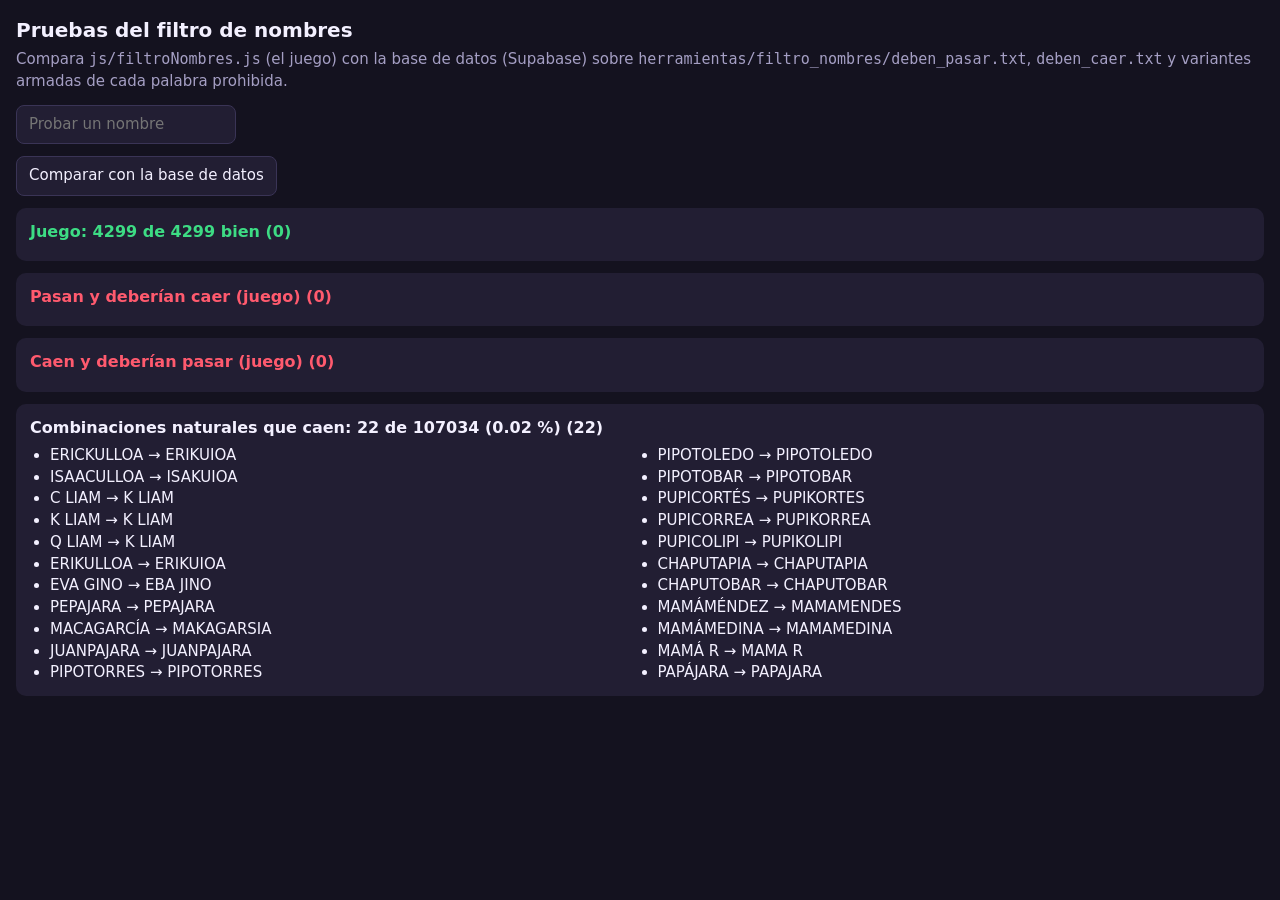
<file: herramientas/pruebas/filtro.html>
<!doctype html>
<html lang="es">
<head>
<meta charset="utf-8">
<meta name="viewport" content="width=device-width, initial-scale=1">
<title>Pruebas del filtro</title>
<style>
  :root { --fondo: #14121f; --texto: #f3f0ff; --suave: #a59fc4; --bien: #3ddc84; --mal: #ff5a6e; --caja: #221e33; }
  body { margin: 0; padding: 16px; background: var(--fondo); color: var(--texto); font: 15px/1.45 system-ui, sans-serif; }
  h1 { font-size: 20px; margin: 0 0 4px; }
  p { color: var(--suave); margin: 4px 0 12px; }
  .fila { display: flex; gap: 8px; flex-wrap: wrap; align-items: center; margin: 12px 0; }
  input, button { font: inherit; padding: 8px 12px; border-radius: 8px; border: 1px solid #3a3456; background: var(--caja); color: var(--texto); }
  button { cursor: pointer; }
  #veredicto { font-weight: 600; }
  .bien { color: var(--bien); } .mal { color: var(--mal); }
  section { background: var(--caja); border-radius: 10px; padding: 12px 14px; margin: 12px 0; }
  h2 { font-size: 16px; margin: 0 0 6px; }
  ul { margin: 6px 0 0; padding-left: 20px; columns: 2 260px; }
  code { color: var(--suave); }
</style>
</head>
<body>
<h1>Pruebas del filtro de nombres</h1>
<p>Compara <code>js/filtroNombres.js</code> (el juego) con la base de datos (Supabase) sobre
  <code>herramientas/filtro_nombres/deben_pasar.txt</code>, <code>deben_caer.txt</code> y variantes
  armadas de cada palabra prohibida.</p>

<div class="fila">
  <input id="nombre" placeholder="Probar un nombre" maxlength="40" autocomplete="off">
  <span id="veredicto"></span>
</div>
<div class="fila">
  <button id="bd">Comparar con la base de datos</button>
  <span id="avance"></span>
</div>
<div id="resultados"></div>

<script type="module">
import { nombreProhibido, formaCanonica, LISTAS } from '/js/filtroNombres.js';
import { limpiarNombre } from '/js/tabla.js';

const URL_RPC = 'https://eouuvfqpktumfwlebmqz.supabase.co/rest/v1/rpc/revisar_nombre';
const LLAVE = 'sb_publishable_bEC0jMG9Ls2YGHzx2faIcg_xFMQU6WG';
const $ = id => document.getElementById(id);

// Lo mismo que hace el juego: se rechaza si lo escrito o cómo queda es prohibido
const rechazaJuego = t => nombreProhibido(t) || nombreProhibido(limpiarNombre(t) || 'JUGADOR');

async function leerLista(archivo) {
  const texto = await (await fetch('/herramientas/filtro_nombres/' + archivo, { cache: 'no-store' })).text();
  return texto.split('\n').map(l => l.trim()).filter(l => l && !l.startsWith('#'));
}

// Variantes de cada prohibida, como las escribiría alguien que quiere colarla
function variantes(p) {
  const w = p.replace(/[*~]/g, ''), entera = p.includes('*');
  const v = new Set([w, w.toLowerCase()]);
  v.add(w.replace(/A/g, '4').replace(/E/g, '3').replace(/I/g, '1').replace(/O/g, '0').replace(/S/g, '5').replace(/T/g, '7'));
  v.add(w.replace(/([AEIOU])/g, '$1$1'));
  v.add(w.replace(/([AEIOU])/, '$1H'));
  if (w.length <= 8) v.add([...w].join(' '));
  v.add(w.replace(/C([AOU])/g, 'K$1'));
  v.add(w.includes('V') ? w.replace(/V/g, 'B') : w.replace(/B/g, 'V'));
  v.add(w.replace(/S/g, 'Z'));
  v.add(w.replace(/LL/g, 'Y'));
  v.add(w.replace(/CH/g, 'X'));
  v.add(w.replace(/I/g, 'Y'));
  if (entera) { v.add('JUAN ' + w); v.add(w + ' 10'); }
  else { v.add('JUAN' + w); v.add(w + 'XD'); v.add('EL' + w + '123'); }
  if (p.includes('~')) v.add([...w].reverse().join(''));
  return [...v];
}

// Combinaciones como las escribiría un niño (nombre + apellido, inicial, año
// o número; dos nombres), sin pasarse de 10 letras. No son fallas seguras:
// algunas sí se leen feo (PIPOTOMÁS). Sirven para ver cuánto molesta el filtro.
async function combinaciones() {
  const texto = await (await fetch('/herramientas/filtro_nombres/deben_pasar.txt', { cache: 'no-store' })).text();
  const sec = {};
  let actual = '';
  for (const l of texto.split('\n').map(s => s.trim())) {
    if (l.startsWith('## ')) { actual = l.slice(3); sec[actual] = []; }
    else if (l && !l.startsWith('#')) sec[actual].push(l);
  }
  const nombres = [...sec['nombres de hombre'], ...sec['nombres de mujer'], ...sec['apodos']].filter(n => !n.includes(' '));
  const apellidos = [...sec['apellidos'], ...sec['nombres mapuches y del sur']];
  const sufijos = ['1', '2', '3', '7', '10', '12', '13', '23', '99', 'XD', 'PRO', 'GG', '777', '007'];
  for (let a = 2005; a <= 2020; a++) sufijos.push(String(a));
  const caen = new Map();
  let total = 0;
  const probar = t => {
    if (t.length > 10) return;
    total++;
    if (rechazaJuego(t)) caen.set(t, formaCanonica(t));
  };
  for (const n of nombres) {
    for (const a of apellidos) { probar(n + ' ' + a); probar(n + a); probar(a + ' ' + n); }
    for (const l of 'ABCDEFGHIJKLMNÑOPQRSTUVWXYZ') { probar(n + ' ' + l); probar(l + ' ' + n); }
    for (const s of sufijos) { probar(n + s); probar(n + ' ' + s); }
    for (const m of nombres) probar(n + ' ' + m);
  }
  return { total, caen: [...caen].map(([n, f]) => ({ n, debe: false, origen: f })) };
}

const casos = [];
const pasar = await leerLista('deben_pasar.txt');
const caer = await leerLista('deben_caer.txt');
for (const n of pasar) casos.push({ n, debe: false, origen: 'deben_pasar' });
for (const n of caer) casos.push({ n, debe: true, origen: 'deben_caer' });
for (const p of LISTAS.PROHIBIDAS) for (const n of variantes(p)) casos.push({ n, debe: true, origen: 'variante de ' + p });
for (const c of casos) c.js = rechazaJuego(c.n);
const combis = await combinaciones();

function lista(titulo, filas, clase) {
  const s = document.createElement('section');
  s.innerHTML = `<h2 class="${clase}">${titulo} (${filas.length})</h2>`;
  if (filas.length) {
    const ul = document.createElement('ul');
    for (const c of filas.slice(0, 400)) {
      const li = document.createElement('li');
      li.textContent = c.origen === formaCanonica(c.n) ? `${c.n} → ${c.origen}` : `${c.n} → ${formaCanonica(c.n)}  (${c.origen})`;
      ul.append(li);
    }
    s.append(ul);
  }
  return s;
}

function mostrar() {
  const r = $('resultados');
  r.innerHTML = '';
  const conBD = casos.every(c => c.bd !== undefined);
  const fallasJS = casos.filter(c => c.js !== c.debe);
  r.append(lista(`Juego: ${casos.length - fallasJS.length} de ${casos.length} bien`, [], fallasJS.length ? 'mal' : 'bien'));
  r.append(lista('Pasan y deberían caer (juego)', fallasJS.filter(c => c.debe), 'mal'));
  r.append(lista('Caen y deberían pasar (juego)', fallasJS.filter(c => !c.debe), 'mal'));
  if (conBD) {
    r.append(lista('El juego y la base no coinciden', casos.filter(c => c.bd !== c.js), 'mal'));
  }
  const pct = (100 * combis.caen.length / combis.total).toFixed(2);
  r.append(lista(`Combinaciones naturales que caen: ${combis.caen.length} de ${combis.total} (${pct} %)`, combis.caen, ''));
  window.__filtro = {
    combis: { total: combis.total, caen: combis.caen.map(c => `${c.n} [${c.origen}]`) },
    total: casos.length,
    fallasJS: fallasJS.map(c => ({ n: c.n, debe: c.debe, forma: formaCanonica(c.n), origen: c.origen })),
    conBD,
    distintas: conBD ? casos.filter(c => c.bd !== c.js).map(c => ({ n: c.n, js: c.js, bd: c.bd })) : null,
    errores: casos.filter(c => c.error).length,
  };
}

// La base: revisar_nombre devuelve null (prohibido) o el nombre limpio
// ("JUGADOR" si lo que queda es prohibido)
async function rechazaBD(n) {
  for (let intento = 0; intento < 3; intento++) {
    try {
      const r = await fetch(URL_RPC, {
        method: 'POST',
        headers: { apikey: LLAVE, 'Content-Type': 'application/json' },
        body: JSON.stringify({ p_nombre: n }),
      });
      if (!r.ok) throw new Error(r.status);
      const v = await r.json();
      const limpio = limpiarNombre(n);
      return v === null || (v === 'JUGADOR' && limpio !== 'JUGADOR');
    } catch (e) {
      await new Promise(f => setTimeout(f, 500));
    }
  }
  throw new Error('sin respuesta');
}

async function compararBD() {
  $('bd').disabled = true;
  let hechos = 0, i = 0;
  const unicos = [...new Map(casos.map(c => [c.n, c])).keys()];
  const res = new Map();
  async function trabajador() {
    while (i < unicos.length) {
      const n = unicos[i++];
      try { res.set(n, await rechazaBD(n)); } catch (e) { res.set(n, 'error'); }
      if (++hechos % 50 === 0) $('avance').textContent = `${hechos} / ${unicos.length}`;
    }
  }
  await Promise.all(Array.from({ length: 8 }, trabajador));
  for (const c of casos) { c.bd = res.get(c.n); if (c.bd === 'error') c.error = true; }
  $('avance').textContent = `listo: ${unicos.length} nombres`;
  $('bd').disabled = false;
  mostrar();
}

$('bd').onclick = compararBD;
window.__compararBD = compararBD;
$('nombre').oninput = e => {
  const t = e.target.value;
  if (!t) { $('veredicto').textContent = ''; return; }
  const no = rechazaJuego(t);
  $('veredicto').className = no ? 'mal' : 'bien';
  $('veredicto').textContent = `${no ? 'NO se puede' : 'Se puede'} · se guardaría «${limpiarNombre(t) || 'JUGADOR'}» · forma: ${formaCanonica(t)}`;
};
mostrar();
</script>
</body>
</html>
</file>
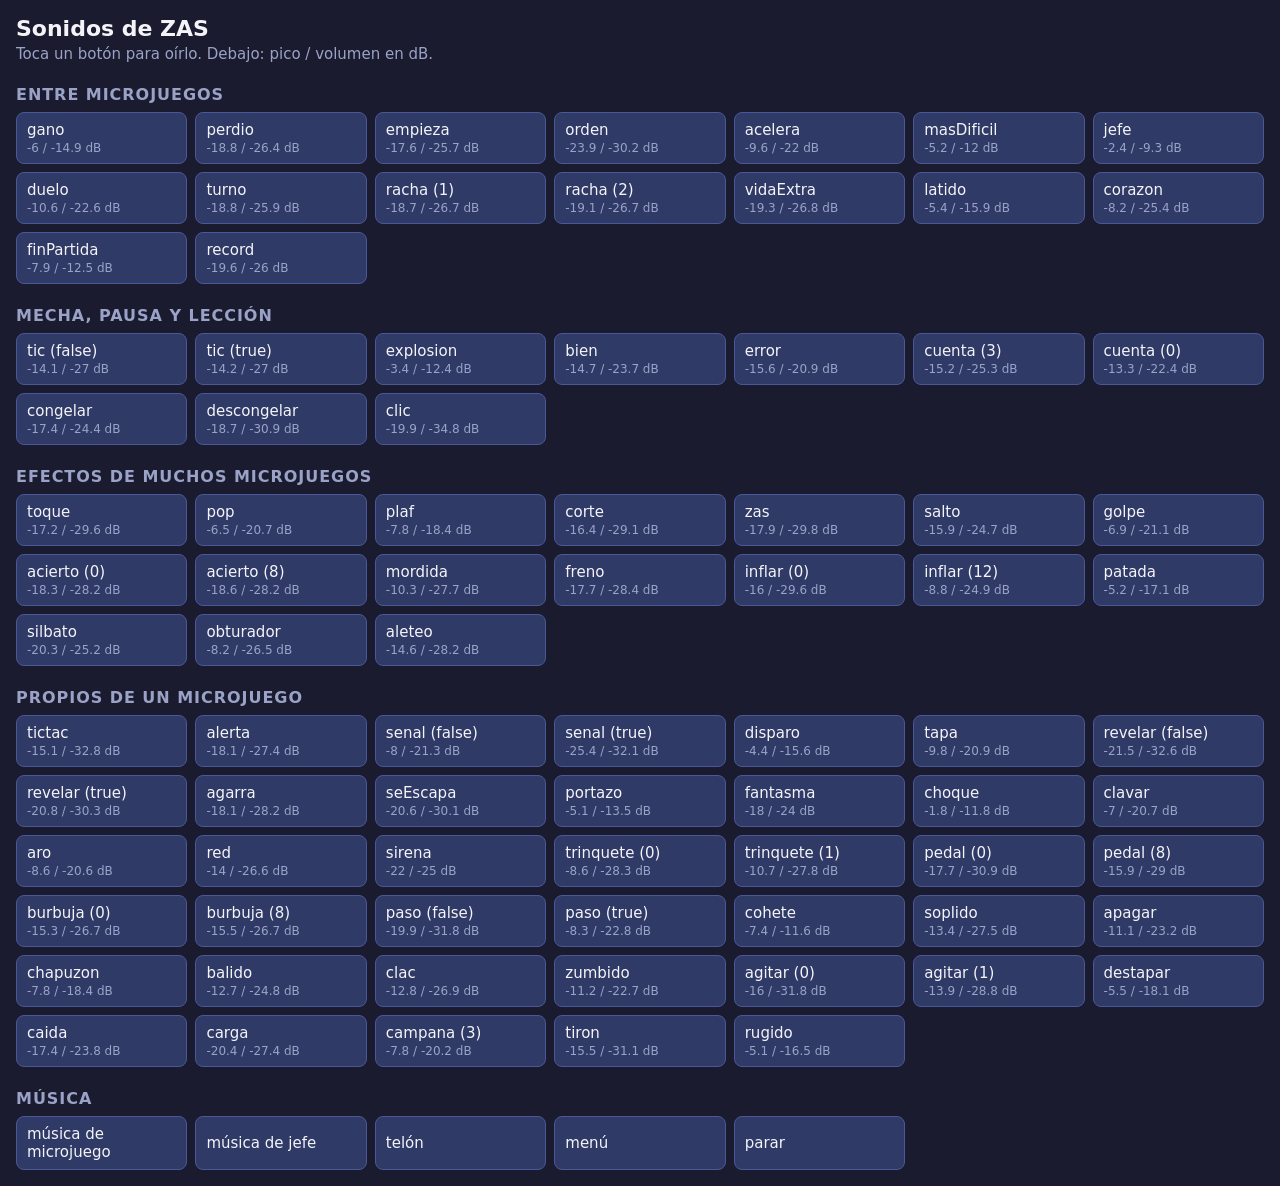
<file: herramientas/pruebas/sonidos.html>
<!doctype html>
<html lang="es">
<head>
<meta charset="utf-8">
<meta name="viewport" content="width=device-width, initial-scale=1">
<title>Sonidos de ZAS</title>
<!--
  Todos los sonidos del juego, para oírlos uno por uno y comparar volúmenes.
  Abrir con el servidor de pruebas: python servidor.py 8124 →
  http://localhost:8124/herramientas/pruebas/sonidos.html
  Al lado de cada uno: el pico y el volumen (el RMS más alto en 50 ms), en dB,
  medidos sin el compresor final. Para las pruebas automáticas: __medir().
-->
<style>
  :root { --fondo: #1b1b2f; --texto: #f4f4f8; --boton: #2f3a66; --borde: #4a5899; --tenue: #9aa3c7; --alto: #ff6b6b; }
  body { margin: 0; padding: 16px; background: var(--fondo); color: var(--texto); font: 15px system-ui, sans-serif; }
  h1 { margin: 0 0 4px; font-size: 22px; }
  h2 { margin: 22px 0 8px; font-size: 16px; color: var(--tenue); text-transform: uppercase; letter-spacing: 0.06em; }
  p { margin: 0 0 12px; color: var(--tenue); }
  .grupo { display: grid; grid-template-columns: repeat(auto-fill, minmax(170px, 1fr)); gap: 8px; }
  button { background: var(--boton); color: var(--texto); border: 1px solid var(--borde); border-radius: 8px; padding: 8px 10px; font: inherit; text-align: left; cursor: pointer; }
  button:active { transform: translateY(1px); }
  small { display: block; color: var(--tenue); font-size: 12px; margin-top: 2px; }
  small.fuerte { color: var(--alto); }
</style>
</head>
<body>
<h1>Sonidos de ZAS</h1>
<p>Toca un botón para oírlo. Debajo: pico / volumen en dB.</p>
<div id="lista"></div>
<script type="module">
import { Audio } from '../../js/motor/Audio.js';

// [nombre visible, función, argumentos]
const GRUPOS = {
  'Entre microjuegos': [
    ['gano'], ['perdio'], ['empieza'], ['orden'], ['acelera'], ['masDificil'], ['jefe'], ['duelo'], ['turno'],
    ['racha', 1], ['racha', 2], ['vidaExtra'], ['latido'], ['corazon'], ['finPartida'], ['record'],
  ],
  'Mecha, pausa y lección': [
    ['tic', false], ['tic', true], ['explosion'], ['bien'], ['error'], ['cuenta', 3], ['cuenta', 0],
    ['congelar'], ['descongelar'], ['clic'],
  ],
  'Efectos de muchos microjuegos': [
    ['toque'], ['pop'], ['plaf'], ['corte'], ['zas'], ['salto'], ['golpe'], ['acierto', 0], ['acierto', 8],
    ['mordida'], ['freno'], ['inflar', 0], ['inflar', 12], ['patada'], ['silbato'], ['obturador'], ['aleteo'],
  ],
  'Propios de un microjuego': [
    ['tictac'], ['alerta'], ['senal', false], ['senal', true], ['disparo'], ['tapa'], ['revelar', false], ['revelar', true],
    ['agarra'], ['seEscapa'], ['portazo'], ['fantasma'], ['choque'], ['clavar'], ['aro'], ['red'], ['sirena'],
    ['trinquete', 0], ['trinquete', 1], ['pedal', 0], ['pedal', 8], ['burbuja', 0], ['burbuja', 8],
    ['paso', false], ['paso', true], ['cohete'], ['soplido'], ['apagar'], ['chapuzon'], ['balido'], ['clac'],
    ['zumbido'], ['agitar', 0], ['agitar', 1], ['destapar'], ['caida'], ['carga'], ['campana', 3], ['tiron'], ['rugido'],
  ],
};
const MUSICAS = [['música de microjuego', 'micro'], ['música de jefe', 'jefe'], ['telón', 'telon'], ['menú', 'menu']];

// Claves propias: no tocan los botones de sonido del juego
let vivo = null;
async function enVivo() {
  if (!vivo) { vivo = new Audio('zas-prueba-efectos', 'zas-prueba-musica'); await vivo.desbloquear(); }
  return vivo;
}
let latido = 0;
async function sonarMusica(tipo) {
  const a = await enVivo();
  cancelAnimationFrame(latido);
  if (tipo === 'menu') { a.empezarMenu(); } else {
    a.iniciarPartida();
    if (tipo === 'telon') a.empezarTelon(120, a.ahora() + 0.1);
    else a.empezarPista(120, a.ahora() + 0.1, Math.floor(Math.random() * 1e6), { jefe: tipo === 'jefe' });
  }
  const bucle = () => { a.programar(); latido = requestAnimationFrame(bucle); };
  bucle();
}

// Medición: un contexto sin conexión, sin compresor
async function medirUno(fn, args, seg = 2.6) {
  const sr = 22050;
  const ctx = new OfflineAudioContext(1, Math.round(sr * seg), sr);
  const a = new Audio('zas-prueba-efectos', 'zas-prueba-musica');
  a.ctx = ctx; a._construir();
  Object.defineProperty(a, 'audioVivo', { get: () => true });
  a._usarPerf = false;
  a.master.disconnect(); a.master.connect(ctx.destination);
  if (typeof fn === 'function') fn(a); else a[fn](...args);
  const d = (await ctx.startRendering()).getChannelData(0);
  let pico = 0;
  for (const x of d) pico = Math.max(pico, Math.abs(x));
  const ventana = Math.round(sr * 0.05);
  let suma = 0, rms = 0;
  for (let i = 0; i < d.length; i++) {
    suma += d[i] * d[i];
    if (i >= ventana) suma -= d[i - ventana] * d[i - ventana];
    if (i >= ventana - 1) rms = Math.max(rms, Math.sqrt(Math.max(0, suma) / ventana));
  }
  const db = v => v > 0 ? Math.round(20 * Math.log10(v) * 10) / 10 : -99;
  return { pico: db(pico), rms: db(rms) };
}
// La música: dos compases a 120
function musica(tipo) {
  return a => {
    if (tipo === 'menu') { a._sonarMenu(); a.pista.t0 = 0.05; } else if (tipo === 'telon') a.empezarTelon(120, 0.05);
    else a.empezarPista(120, 0.05, 4321, { jefe: tipo === 'jefe' });
    const p = a.pista, seg16 = 60 / p.bpm / 4;
    for (let k = 0; k < 32; k++) a._paso(p, k, p.t0 + k * seg16, p.t0 + k * seg16, seg16);
  };
}

window.__medir = async () => {
  const r = {};
  for (const lista of Object.values(GRUPOS)) for (const [fn, ...args] of lista) r[[fn, ...args].join(' ')] = await medirUno(fn, args);
  for (const [nombre, tipo] of MUSICAS) r[nombre] = await medirUno(musica(tipo), [], 4.4);
  return r;
};

const lista = document.getElementById('lista');
for (const [titulo, efectos] of Object.entries(GRUPOS)) {
  lista.insertAdjacentHTML('beforeend', `<h2>${titulo}</h2>`);
  const g = document.createElement('div');
  g.className = 'grupo';
  lista.append(g);
  for (const [fn, ...args] of efectos) {
    const b = document.createElement('button');
    b.innerHTML = `${fn}${args.length ? ` (${args.join(', ')})` : ''}<small>…</small>`;
    b.onclick = async () => { const a = await enVivo(); a[fn](...args); };
    g.append(b);
    medirUno(fn, args).then(({ pico, rms }) => {
      const s = b.querySelector('small');
      s.textContent = `${pico} / ${rms} dB`;
      if (pico > -1) s.className = 'fuerte';
    });
  }
}
lista.insertAdjacentHTML('beforeend', '<h2>Música</h2>');
const gm = document.createElement('div');
gm.className = 'grupo';
lista.append(gm);
for (const [nombre, tipo] of [...MUSICAS, ['parar', null]]) {
  const b = document.createElement('button');
  b.textContent = nombre;
  b.onclick = async () => {
    if (!tipo) { cancelAnimationFrame(latido); if (vivo) vivo.detenerPista(); return; }
    sonarMusica(tipo);
  };
  gm.append(b);
}
</script>
</body>
</html>
</file>
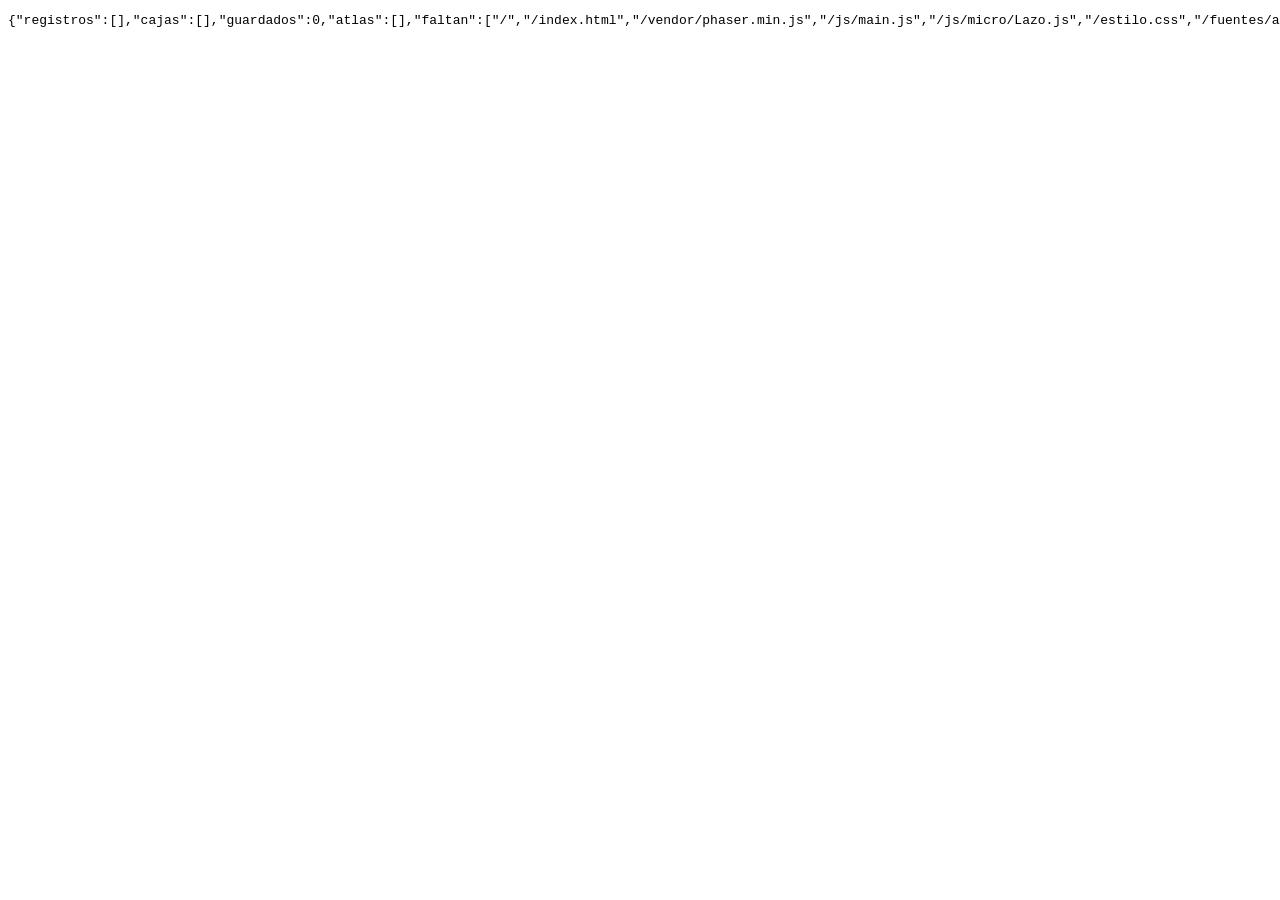
<file: herramientas/pruebas/sw.html>
<!DOCTYPE html>
<html lang="es">
<head><meta charset="utf-8"><title>ZAS — prueba del service worker</title></head>
<body>
<!--
  Prueba de "jugar sin internet" (ver LEEME). Con el servidor andando, abrir
  primero http://localhost:8124/?sw (instala el service worker) y después esta
  página: escribe en #informe qué quedó guardado. Sirve con Edge sin ventana:
    msedge --headless=new --user-data-dir=<perfil> --virtual-time-budget=8000
           --dump-dom http://localhost:8124/herramientas/pruebas/sw.html
-->
<pre id="informe">esperando…</pre>
<script>
(async () => {
  const informe = document.getElementById('informe');
  try {
    const regs = await navigator.serviceWorker.getRegistrations();
    const cajas = await caches.keys();
    const caja = cajas.length ? await caches.open(cajas[0]) : null;
    const claves = caja ? (await caja.keys()).map(r => new URL(r.url).pathname) : [];
    const esperados = ['/', '/index.html', '/vendor/phaser.min.js', '/js/main.js', '/js/micro/Lazo.js', '/estilo.css',
      '/fuentes/anton-latin.woff2', '/manifest.webmanifest', '/herramientas/pruebas/bots.js'];
    informe.textContent = JSON.stringify({
      registros: regs.map(r => r.scope + ' ' + (r.active ? r.active.state : 'sin activo')),
      cajas, guardados: claves.length,
      atlas: claves.filter(u => u.includes('/assets/emoji')),
      faltan: esperados.filter(u => !claves.includes(u)),
    });
  } catch (e) { informe.textContent = 'ERROR ' + e; }
})();
</script>
</body>
</html>
</file>
<file: estilo.css>
/* ==========================================================================
   estilo.css — la interfaz de ZAS
   Colores fuertes y letras enormes: se tiene que leer desde lejos, en el
   stand, en un celular ajeno.
   ========================================================================== */

@font-face {
  font-family: 'Anton';
  src: url('fuentes/anton-latin.woff2') format('woff2');
  font-display: block;
}

:root {
  --noche:   #1b1030;
  --noche-2: #261844;
  --crema:   #fffaf0;
  --oro:     #ffd23f;
  --coral:   #ff6b6b;
  --menta:   #3ddc84;
  --lila:    #b9a8ff;
  --display: 'Anton', Impact, 'Arial Narrow Bold', sans-serif;
  --texto:   system-ui, -apple-system, 'Segoe UI', Roboto, 'Helvetica Neue', sans-serif;
}

* { margin: 0; padding: 0; box-sizing: border-box; }
[hidden] { display: none !important; }

html, body {
  width: 100%;
  height: 100%;
  overflow: hidden;
  /* En la computadora el juego es una franja vertical: a los costados, lunares. */
  background-color: var(--noche);
  background-image: radial-gradient(rgba(185, 168, 255, 0.13) 2px, transparent 2.5px);
  background-size: 26px 26px;
  color: var(--crema);
  font-family: var(--texto);
  overscroll-behavior: none;
  touch-action: none;
  -webkit-user-select: none;
  user-select: none;
  -webkit-touch-callout: none;
  -webkit-tap-highlight-color: transparent;
}

#juego {
  position: fixed;
  inset: 0;
  display: flex;
  align-items: center;
  justify-content: center;
}
#juego canvas { display: block; box-shadow: 0 0 60px rgba(0, 0, 0, 0.5); }

body:not(.tactil) .solo-tactil { display: none; }
body.tactil .solo-mouse { display: none; }

/* --- Capas ----------------------------------------------------------------- */
.capa {
  position: fixed;
  inset: 0;
  z-index: 10;
  display: flex;
  flex-direction: column;
  align-items: center;
  justify-content: center;
  gap: 10px;
  padding: max(16px, env(safe-area-inset-top)) max(20px, env(safe-area-inset-right))
           max(16px, env(safe-area-inset-bottom)) max(20px, env(safe-area-inset-left));
  text-align: center;
}

/* Carga: Zas con su mecha, el nombre y una barra de avance */
#cargando { gap: 14px; }
.zas-carga {
  width: clamp(110px, 30vw, 150px);
  height: auto;
  filter: drop-shadow(0 8px 10px rgba(0, 0, 0, 0.35));
  animation: saltito 0.9s ease-in-out infinite;
}
@keyframes saltito {
  0%, 100% { transform: translateY(0) rotate(-4deg); }
  50% { transform: translateY(-14px) rotate(4deg); }
}
.carga-titulo {
  font-family: var(--display);
  font-size: clamp(56px, 18vw, 84px);
  line-height: 1;
  color: var(--oro);
  transform: rotate(-6deg);
  text-shadow: 0 5px 0 #c9971a, 0 10px 0 var(--noche);
}
.barra-carga {
  width: min(240px, 64vw);
  height: 14px;
  border-radius: 999px;
  background: rgba(255, 250, 240, 0.12);
  border: 2px solid rgba(255, 250, 240, 0.25);
  overflow: hidden;
}
#barra-carga {
  width: 4%;
  height: 100%;
  border-radius: 999px;
  background: linear-gradient(90deg, #ff9f1c, var(--oro));
  transition: width 0.25s ease-out;
}
.carga-texto {
  font-family: var(--display);
  font-size: 16px;
  letter-spacing: 0.18em;
  text-transform: uppercase;
  color: var(--lila);
}

/* Zas en el HTML: con el mismo borde blanco de "sticker" que en el juego */
.zas-titulo, .zas-fin {
  filter: drop-shadow(3px 0 0 #fff) drop-shadow(-3px 0 0 #fff) drop-shadow(0 3px 0 #fff) drop-shadow(0 -3px 0 #fff)
    drop-shadow(0 8px 8px rgba(0, 0, 0, 0.35));
}

.grande {
  font-family: var(--display);
  font-size: clamp(40px, 12vw, 72px);
  line-height: 1;
  text-transform: uppercase;
}

.bajada {
  font-size: clamp(15px, 4.2vw, 19px);
  line-height: 1.35;
  color: var(--crema);
  max-width: 26ch;
  text-wrap: balance;
  text-shadow: 0 2px 0 rgba(27, 16, 48, 0.6);
}

.cta {
  appearance: none;
  border: 0;
  cursor: pointer;
  touch-action: manipulation;
  font-family: var(--display);
  font-size: clamp(24px, 7.5vw, 36px);
  text-transform: uppercase;
  letter-spacing: 0.05em;
  color: var(--noche);
  background: var(--oro);
  padding: 0.12em 0.8em 0.16em;
  border-radius: 999px;
  box-shadow: 0 5px 0 #c9971a, 0 10px 24px rgba(0, 0, 0, 0.3);
  animation: latir 1.1s ease-in-out infinite;
}

.record {
  font-size: clamp(14px, 3.8vw, 17px);
  font-weight: 600;
  color: var(--crema);
  opacity: 0.9;
  font-variant-numeric: tabular-nums;
  text-shadow: 0 2px 0 rgba(27, 16, 48, 0.6);
}

@keyframes latir {
  0%, 100% { transform: scale(1); }
  50% { transform: scale(1.06); }
}

/* --- Título ------------------------------------------------------------------ */
#titulo {
  background: radial-gradient(ellipse 70% 55% at 50% 48%, rgba(27, 16, 48, 0.55) 0%, rgba(27, 16, 48, 0) 100%);
  gap: clamp(10px, 2.4vh, 18px);
}

.logo { position: relative; }
/* Zas, asomado al lado del logo */
.zas-titulo {
  position: absolute;
  right: -14%;
  bottom: -6%;
  width: 34%;
  height: auto;
  animation: saludo 2.6s ease-in-out infinite;
}
@keyframes saludo {
  0%, 100% { transform: rotate(10deg) translateY(0); }
  50% { transform: rotate(18deg) translateY(-8px); }
}
#titulo h1 {
  font-family: var(--display);
  font-weight: 400;
  font-size: clamp(120px, 42vw, 220px);
  line-height: 0.82;
  color: var(--oro);
  letter-spacing: 0.02em;
  transform: rotate(-6deg);
  text-shadow: 0 6px 0 #c9971a, 0 12px 0 var(--noche), 0 18px 30px rgba(0, 0, 0, 0.35);
  animation: sacudon 2.6s ease-in-out infinite;
}
@keyframes sacudon {
  0%, 82%, 100% { transform: rotate(-6deg) scale(1); }
  86% { transform: rotate(-10deg) scale(1.08); }
  90% { transform: rotate(-3deg) scale(1.04); }
  94% { transform: rotate(-7deg) scale(1); }
}

#titulo .bajada { font-weight: 600; margin-top: 8px; }

.esquina {
  position: absolute;
  top: max(12px, env(safe-area-inset-top));
  right: calc(var(--col-der, 0px) + max(14px, env(safe-area-inset-right)));
  display: flex;
  gap: 8px;
}

/* --- Botones ----------------------------------------------------------------- */
.boton {
  appearance: none;
  border: 2px solid rgba(255, 250, 240, 0.35);
  background: rgba(27, 16, 48, 0.6);
  color: var(--crema);
  border-radius: 999px;
  cursor: pointer;
  display: inline-flex;
  align-items: center;
  justify-content: center;
  touch-action: manipulation;
}
.boton.icono { width: 46px; height: 46px; }
.boton.icono svg { width: 22px; height: 22px; }
.boton.icono.apagado { opacity: 0.6; }
.boton.texto {
  height: 46px;
  padding: 0 18px;
  font-family: var(--display);
  font-size: 16px;
  letter-spacing: 0.08em;
  text-transform: uppercase;
}
.boton:hover { background: rgba(27, 16, 48, 0.85); }

/* Botones sobre el juego, en las esquinas de la columna del juego (en la
   computadora el juego es una franja: --col-izq/--col-der los acomodan) */
.saltar, .btn-pausa {
  position: fixed;
  top: max(12px, env(safe-area-inset-top));
  z-index: 20;
}
.saltar { right: calc(var(--col-der, 0px) + max(14px, env(safe-area-inset-right))); }
.btn-pausa { left: calc(var(--col-izq, 0px) + max(14px, env(safe-area-inset-left))); }
.boton.ancho { height: 50px; padding: 0 22px; font-size: 18px; }
.boton.primario { background: var(--oro); color: var(--noche); border-color: var(--oro); }
.boton.primario:hover { background: #ffe07a; }
.boton.chico { height: 36px; font-size: 14px; border-color: transparent; background: transparent; opacity: 0.8; }

.fila-botones {
  display: flex;
  flex-wrap: wrap;
  justify-content: center;
  gap: 10px;
  /* que no se salgan de la columna del juego (en la computadora y la tablet) */
  max-width: calc(100vw - var(--col-izq, 0px) - var(--col-der, 0px) - 24px);
  margin-top: clamp(6px, 1.6vh, 14px);
}
.boton:focus-visible { outline: 3px solid var(--oro); outline-offset: 2px; }

/* --- Fin de partida ------------------------------------------------------------ */
#fin {
  background: radial-gradient(ellipse at center, rgba(27, 16, 48, 0.75) 0%, rgba(27, 16, 48, 0.45) 75%);
  gap: clamp(4px, 1.4vh, 10px);
}
.causa {
  font-family: var(--display);
  font-size: clamp(26px, min(10vw, 6vh), 48px);
  text-transform: uppercase;
  letter-spacing: 0.04em;
  color: var(--coral);
  transform: rotate(-3deg);
}
.puntos {
  font-family: var(--display);
  /* También según el alto: al final hay más cosas (nombre, botones) */
  font-size: clamp(64px, min(36vw, 19vh), 200px);
  line-height: 0.9;
  color: var(--oro);
  font-variant-numeric: tabular-nums;
  text-shadow: 0 6px 0 #c9971a, 0 12px 26px rgba(0, 0, 0, 0.35);
}
.detalle {
  font-family: var(--display);
  font-size: clamp(18px, 5.4vw, 24px);
  letter-spacing: 0.05em;
  text-transform: uppercase;
  color: var(--crema);
}
#fin .bajada { margin-top: 6px; }
.medalla {
  width: clamp(56px, min(26vw, 13vh), 140px);
  height: auto;
  animation: medalla 0.6s cubic-bezier(.2, 1.6, .5, 1) both, flotar 2.4s ease-in-out 0.6s infinite;
}
@keyframes medalla { from { transform: scale(0) rotate(-40deg); } to { transform: scale(1) rotate(0); } }
@keyframes flotar { 0%, 100% { transform: translateY(0) rotate(-4deg); } 50% { transform: translateY(-8px) rotate(4deg); } }
#fin .record.nuevo {
  font-family: var(--display);
  font-size: clamp(24px, 7vw, 32px);
  letter-spacing: 0.04em;
  text-transform: uppercase;
  color: var(--menta);
  opacity: 1;
  animation: latir 0.8s ease-in-out infinite;
}
#fin .cta { margin-top: clamp(6px, 2vh, 22px); }
#fin.pidiendo #fin-veredicto { display: none; }      /* mientras se escribe el nombre, menos texto */
/* En qué microjuego se perdió */
.fin-micro {
  font-family: var(--display);
  font-size: clamp(15px, 4.4vw, 20px);
  letter-spacing: 0.05em;
  text-transform: uppercase;
  color: var(--crema);
  opacity: 0.85;
  margin-top: -4px;
}
.fin-micro b { color: var(--oro); font-weight: 400; }
.boton.subrayado { text-decoration: underline; text-underline-offset: 4px; opacity: 0.95; }

#pausa { background: rgba(27, 16, 48, 0.78); cursor: pointer; }
/* Al seguir: 3, 2, 1 (la partida sigue a mitad de la mecha: que nadie pierda por sorpresa) */
.cuenta { display: none; }
#pausa.contando > * { display: none; }
#pausa.contando .cuenta {
  display: block;
  font-family: var(--display);
  font-size: clamp(120px, 40vw, 200px);
  line-height: 1;
  color: var(--oro);
  text-shadow: 0 6px 0 #c9971a, 0 12px 26px rgba(0, 0, 0, 0.35);
}
.cuenta.pum { animation: pum 0.6s cubic-bezier(.2, 1.6, .5, 1) both; }
@keyframes pum { from { transform: scale(1.8); opacity: 0; } 30% { opacity: 1; } to { transform: scale(1); } }

/* --- Nombre para la tabla (al final) ------------------------------------------ */
.caja-nombre {
  display: flex;
  flex-direction: column;
  align-items: center;
  gap: 8px;
  padding: 14px 16px 8px;
  border-radius: 18px;
  background: rgba(27, 16, 48, 0.85);
  border: 2px solid var(--oro);
  cursor: default;
  animation: medalla 0.4s cubic-bezier(.2, 1.6, .5, 1) both;
}
.caja-titulo {
  font-family: var(--display);
  font-size: clamp(18px, 5.4vw, 24px);
  letter-spacing: 0.04em;
  text-transform: uppercase;
  color: var(--oro);
}
.fila-nombre { display: flex; gap: 8px; align-items: center; }
#nombre {
  width: 12ch;
  height: 46px;
  padding: 0 12px;
  font-family: var(--display);
  font-size: 22px;
  letter-spacing: 0.02em;
  text-transform: uppercase;
  text-align: center;
  color: var(--crema);
  background: var(--noche);
  border: 2px solid rgba(255, 250, 240, 0.4);
  border-radius: 12px;
  -webkit-user-select: text;
  user-select: text;
  touch-action: manipulation;
}
#nombre:focus { outline: none; border-color: var(--oro); }
#nombre::placeholder { color: rgba(255, 250, 240, 0.35); }
.nombre-error { font-size: 14px; font-weight: 600; color: var(--coral); max-width: 30ch; }
#nombre.temblar { border-color: var(--coral); animation: temblar 0.35s ease-in-out; }
@keyframes temblar { 20%, 60% { transform: translateX(-6px); } 40%, 80% { transform: translateX(6px); } }

/* --- Tabla de récords ------------------------------------------------------------ */
.nota-tabla { color: #cfc3f5; margin-bottom: 10px; }
/* Hoy | Siempre */
.pestanas { display: flex; gap: 6px; margin: 2px 0 10px; }
.pestana {
  appearance: none;
  flex: 1;
  height: 40px;
  border-radius: 999px;
  border: 2px solid rgba(255, 250, 240, 0.25);
  background: transparent;
  color: var(--crema);
  font-family: var(--display);
  font-size: 17px;
  letter-spacing: 0.08em;
  text-transform: uppercase;
  cursor: pointer;
}
.pestana[aria-selected="true"] { background: var(--oro); border-color: var(--oro); color: var(--noche); }
/* "1.234 partidas jugadas · 57 hoy" en el título */
.contador { font-size: clamp(13px, 3.6vw, 15px); color: var(--lila); margin-top: -4px; }
/* "Quedaste #57 de 230 partidas" en el final */
.fin-puesto {
  font-family: var(--display);
  font-size: clamp(16px, 4.6vw, 20px);
  letter-spacing: 0.04em;
  text-transform: uppercase;
  color: var(--oro);
  animation: aparecerPuesto 0.35s ease-out both;
}
@keyframes aparecerPuesto { from { opacity: 0; transform: translateY(6px); } }
.tabla { list-style: none; display: flex; flex-direction: column; gap: 4px; counter-reset: puesto; }
.panel-cuerpo .tabla li {
  display: grid;
  grid-template-columns: 2.2em 1fr auto 3.2em;
  align-items: center;
  gap: 8px;
  padding: 7px 10px;
  border-radius: 10px;
  background: rgba(255, 250, 240, 0.05);
  font-variant-numeric: tabular-nums;
}
.panel-cuerpo .tabla li::before { display: none; }
.panel-cuerpo .tabla li.cabeza { background: none; padding-top: 0; padding-bottom: 0; font-size: 12px; letter-spacing: 0.08em; text-transform: uppercase; color: #a99bd8; }
.tabla .pos { font-family: var(--display); font-size: 20px; color: var(--oro); }
.tabla .nom { font-family: var(--display); font-size: 19px; letter-spacing: 0.04em; color: var(--crema); overflow: hidden; text-overflow: ellipsis; white-space: nowrap; }
.tabla .pts { font-family: var(--display); font-size: 19px; color: var(--crema); text-align: right; }
.tabla .ron { text-align: right; color: #cfc3f5; }
.panel-cuerpo .tabla li.yo { background: rgba(255, 210, 63, 0.2); outline: 2px solid var(--oro); }
.tabla li:nth-child(2) .pos { font-size: 24px; }   /* el primer puesto */

/* --- Galería: todos los microjuegos (los que no viste, con signo de pregunta) --- */
.cuerpo-galeria { width: min(640px, 100%); padding: 18px 14px 20px; }
.grilla {
  display: grid;
  grid-template-columns: repeat(auto-fill, minmax(84px, 1fr));
  gap: 6px;
}
.ficha {
  appearance: none;
  border: 2px solid rgba(255, 250, 240, 0.14);
  background: rgba(255, 250, 240, 0.06);
  border-radius: 14px;
  padding: 8px 4px 6px;
  color: var(--crema);
  display: flex;
  flex-direction: column;
  align-items: center;
  gap: 2px;
  cursor: pointer;
  touch-action: manipulation;
  font: inherit;
}
.ficha:hover { background: rgba(255, 250, 240, 0.12); }
.ficha:focus-visible { outline: 3px solid var(--oro); outline-offset: 2px; }
.ficha canvas { width: 50px; height: 50px; }
.ficha .nom-ficha {
  font-family: var(--display);
  font-size: 12px;
  letter-spacing: 0.02em;
  line-height: 1.15;
  text-transform: uppercase;
  text-align: center;
  min-height: 2.3em;
  display: flex;
  align-items: center;
}
.ficha .mejor-ficha { font-size: 12px; color: var(--oro); font-weight: 700; min-height: 1.2em; }
.ficha.jefe { border-color: rgba(255, 77, 90, 0.6); }
.ficha.bloqueada { cursor: default; opacity: 0.55; }
.ficha.bloqueada canvas { filter: brightness(0) invert(0.18); }

/* El final de una práctica de la galería o de un duelo (sin tabla ni medalla) */
#fin:not(.galeria) .solo-galeria { display: none; }
#fin.galeria .solo-partida, #fin.galeria #fin-medalla, #fin.galeria #fin-record, #fin.galeria #anotar-luego,
#fin.galeria #fin-nombre,
#fin.duelo .solo-partida, #fin.duelo #fin-medalla, #fin.duelo #fin-record, #fin.duelo #anotar-luego,
#fin.duelo #fin-nombre { display: none; }
#fin.duelo .puntos { font-size: clamp(56px, min(26vw, 14vh), 150px); }

/* --- Duelo: pasar el teléfono -------------------------------------------------- */
#turno { background: rgba(27, 16, 48, 0.82); gap: 12px; }
.turno-de {
  font-family: var(--display);
  font-size: clamp(20px, 6vw, 28px);
  letter-spacing: 0.08em;
  text-transform: uppercase;
  color: var(--crema);
  opacity: 0.85;
}
.turno-quien { font-size: clamp(54px, 17vw, 96px); text-shadow: 0 6px 0 rgba(0, 0, 0, 0.35); }
.turno-quien.j1 { color: #6fb1ff; }
.turno-quien.j2 { color: var(--coral); }
.turno-marcador { display: flex; flex-direction: column; line-height: 1.5; }
.turno-marcador .corazones { color: var(--coral); letter-spacing: 0.1em; font-size: 1.15em; }
.turno-marcador .sin-vidas { color: var(--coral); }
#turno .cta { margin-top: 10px; }

/* --- Créditos ------------------------------------------------------------------ */
.panel {
  position: fixed;
  inset: 0;
  z-index: 30;
  display: flex;
  align-items: center;
  justify-content: center;
  padding: 16px;
  background: rgba(10, 6, 20, 0.8);
}
.panel-cuerpo {
  width: min(520px, 100%);
  max-height: 88vh;
  overflow-y: auto;
  touch-action: pan-y;
  -webkit-user-select: text;
  user-select: text;
  background: var(--noche-2);
  border: 2px solid rgba(255, 250, 240, 0.14);
  border-radius: 16px;
  padding: 22px 24px 24px;
  font-size: 15px;
  line-height: 1.55;
  color: #e6ddff;
  text-align: left;
}
.panel-cuerpo h2 {
  font-family: var(--display);
  font-weight: 400;
  font-size: 48px;
  line-height: 1;
  color: var(--oro);
  margin-bottom: 4px;
}
.panel-cuerpo h3 {
  font-family: var(--display);
  font-weight: 400;
  font-size: 17px;
  letter-spacing: 0.1em;
  text-transform: uppercase;
  color: var(--menta);
  margin: 18px 0 6px;
}
.panel-cuerpo ul { list-style: none; display: flex; flex-direction: column; gap: 4px; }
.panel-cuerpo li { padding-left: 14px; position: relative; }
.panel-cuerpo li::before {
  content: '';
  position: absolute;
  left: 0; top: 0.72em;
  width: 6px; height: 2px;
  background: var(--oro);
}
.panel-cuerpo b { color: var(--crema); font-weight: 600; }
.panel-cuerpo dl { display: grid; grid-template-columns: 1fr; gap: 0; }
.panel-cuerpo dt { color: var(--crema); font-weight: 600; }
.panel-cuerpo dd { margin-bottom: 8px; }
.panel-cuerpo .boton { margin-top: 18px; }

/* --- Poné el teléfono derecho ------------------------------------------------ */
#gira { z-index: 40; background: var(--noche); gap: 16px; }
.telefono {
  width: 78px;
  height: 46px;
  border: 4px solid var(--oro);
  border-radius: 9px;
  animation: enderezar 2.4s ease-in-out infinite;
}
@keyframes enderezar {
  0%, 40%   { transform: rotate(0deg); }
  60%, 100% { transform: rotate(90deg); }
}

#error { z-index: 50; background: var(--noche); }

/* --- Compartir ---------------------------------------------------------------- */
.boton.compartir { background: var(--coral); border-color: var(--coral); color: #fff; gap: 8px; }
.boton.compartir:hover { background: #ff8585; }
.boton.compartir svg { width: 18px; height: 18px; }

/* Un aviso corto abajo ("¡Copiado!") */
.aviso {
  position: fixed;
  left: 50%;
  bottom: max(28px, env(safe-area-inset-bottom));
  transform: translateX(-50%);
  z-index: 35;
  max-width: min(440px, calc(100vw - 32px));
  padding: 12px 20px;
  border-radius: 14px;
  background: var(--crema);
  color: var(--noche);
  font-weight: 700;
  text-align: center;
  box-shadow: 0 8px 24px rgba(0, 0, 0, 0.35);
  animation: aparecer 0.2s ease-out both;
}
@keyframes aparecer { from { transform: translate(-50%, 12px); opacity: 0; } }

/* --- A los costados del juego (si hay lugar): QR y récords en vivo ------------ */
.lado {
  position: fixed;
  top: 50%;
  z-index: 15;
  width: var(--ancho-lado, 300px);
  transform: translate(-50%, -50%);
  display: flex;
  flex-direction: column;
  align-items: center;
  gap: 12px;
  text-align: center;
  pointer-events: none;
}
.lado.izq { left: calc(var(--col-izq, 0px) / 2); }
.lado.der { left: calc(100vw - var(--col-der, 0px) / 2); }
.lado-titulo {
  font-family: var(--display);
  font-size: 30px;
  line-height: 1.05;
  letter-spacing: 0.03em;
  text-transform: uppercase;
  color: var(--oro);
  transform: rotate(-3deg);
  text-shadow: 0 4px 0 var(--noche);
}
.lado-qr {
  width: min(220px, 80%);
  height: auto;
  background: #fff;
  padding: 10px;
  border-radius: 16px;
  border: 4px solid var(--noche);
  box-shadow: 6px 6px 0 rgba(0, 0, 0, 0.45);
  transform: rotate(-2deg);
}
.lado-url { font-family: var(--display); font-size: 20px; letter-spacing: 0.04em; color: var(--crema); }
.lado-zas {
  width: 110px;
  height: auto;
  filter: drop-shadow(3px 0 0 #fff) drop-shadow(-3px 0 0 #fff) drop-shadow(0 3px 0 #fff) drop-shadow(0 -3px 0 #fff);
  animation: saludo 2.6s ease-in-out infinite;
}
.lado-lista {
  list-style: none;
  width: 100%;
  background: rgba(27, 16, 48, 0.75);
  border: 2px solid rgba(255, 250, 240, 0.16);
  border-radius: 16px;
  padding: 10px 14px;
}
.lado-lista li {
  display: flex;
  align-items: baseline;
  gap: 10px;
  padding: 5px 2px;
  font-size: 17px;
  border-bottom: 1px solid rgba(255, 250, 240, 0.08);
}
.lado-lista li:last-child { border-bottom: 0; }
.lado-lista .pos { width: 1.6em; font-family: var(--display); color: var(--lila); text-align: right; }
.lado-lista .nom { flex: 1; text-align: left; font-weight: 700; letter-spacing: 0.04em; overflow: hidden; text-overflow: ellipsis; white-space: nowrap; }
.lado-lista .pts { font-family: var(--display); color: var(--oro); }
.lado-lista li:nth-child(1) .pos, .lado-lista li:nth-child(1) .nom { color: var(--oro); }
.lado-lista li.nuevo { animation: destacar 1.6s ease-out; }
@keyframes destacar { from { background: rgba(255, 210, 63, 0.35); } to { background: transparent; } }
.lado-nota { font-size: 14px; color: var(--lila); }
/* Costados angostos (una tablet acostada) */
.lado.estrecho { gap: 8px; }
.lado.estrecho .lado-titulo { font-size: 22px; }
.lado.estrecho .lado-url { font-size: 14px; }
.lado.estrecho .lado-zas { width: 76px; }
.lado.estrecho .lado-lista { padding: 6px 8px; }
.lado.estrecho .lado-lista li { font-size: 13px; gap: 6px; padding: 4px 0; }

/* --- Modo stand: la demo se juega sola hasta que alguien toca ---------------- */
#demo {
  z-index: 25;
  justify-content: space-between;
  background: transparent;
  cursor: none;                 /* el mouse quieto no tapa la demo */
  padding-top: max(18px, env(safe-area-inset-top));
  padding-bottom: max(70px, env(safe-area-inset-bottom));
}
.demo-cinta {
  font-family: var(--display);
  font-size: 22px;
  letter-spacing: 0.3em;
  padding: 4px 16px 4px 22px;
  border-radius: 999px;
  background: rgba(27, 16, 48, 0.75);
  color: var(--crema);
}
.demo-toca {
  font-family: var(--display);
  font-size: clamp(30px, 9vw, 46px);
  text-transform: uppercase;
  color: var(--oro);
  padding: 8px 26px 10px;
  border-radius: 18px;
  background: rgba(27, 16, 48, 0.82);
  border: 3px solid var(--oro);
  animation: latir 0.9s ease-in-out infinite;
}

@media (prefers-reduced-motion: reduce) {
  .cta, #fin .record.nuevo, .telefono, #titulo h1, .medalla, .caja-nombre, .cuenta.pum, .zas-carga, .zas-titulo,
  .lado-zas, .demo-toca, .aviso, .fin-puesto { animation: none; }
}
</file>
